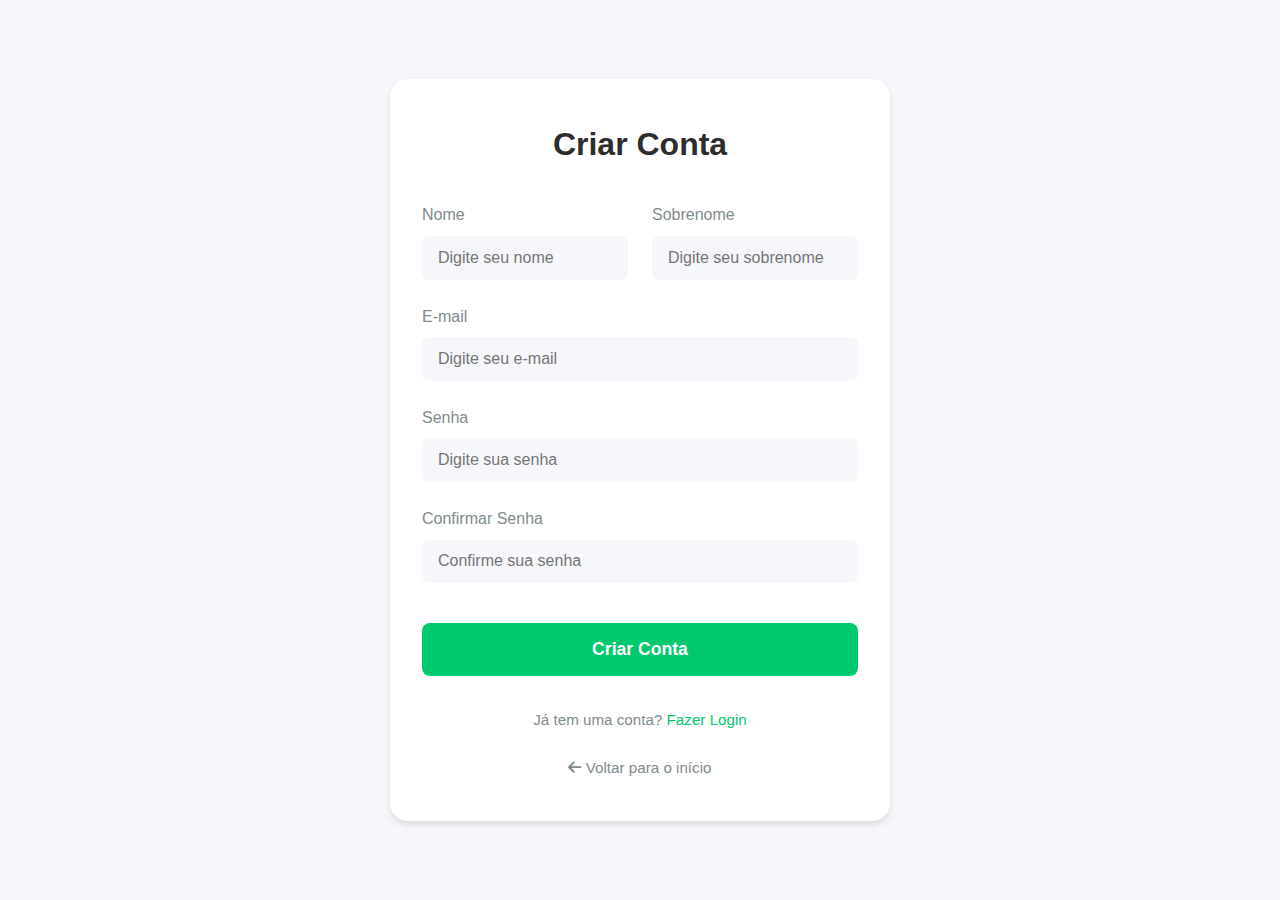
<file: cadastro.html>
<!DOCTYPE html>
<html lang="pt-BR">
<head>
    <meta charset="UTF-8">
    <meta name="viewport" content="width=device-width, initial-scale=1.0">
    <title>Criar Conta - EduChat+</title>
    <link rel="stylesheet" href="css/styles.css">
    <link rel="stylesheet" href="https://cdnjs.cloudflare.com/ajax/libs/font-awesome/6.0.0/css/all.min.css">
</head>
<body>
    <div class="signup-container">
        <div class="signup-box">
            <h1>Criar Conta</h1>
            <form>
                <div class="form-row">
                    <div>
                        <label for="name">Nome</label>
                        <input type="text" id="name" name="name" required placeholder="Digite seu nome">
                    </div>
                    <div>
                        <label for="lastname">Sobrenome</label>
                        <input type="text" id="lastname" name="lastname" required placeholder="Digite seu sobrenome">
                    </div>
                </div>
                <div>
                    <label for="email">E-mail</label>
                    <input type="email" id="email" name="email" required placeholder="Digite seu e-mail">
                </div>
                <div>
                    <label for="password">Senha</label>
                    <input type="password" id="password" name="password" required placeholder="Digite sua senha" minlength="8">
                </div>
                <div>
                    <label for="confirm-password">Confirmar Senha</label>
                    <input type="password" id="confirm-password" name="confirm-password" required placeholder="Confirme sua senha" minlength="8">
                </div>
                <button type="submit" class="btn-signup">Criar Conta</button>
            </form>
            <p class="login-link">Já tem uma conta? <a href="login.html">Fazer Login</a></p>
            <a href="index.html" class="back-link"><i class="fas fa-arrow-left"></i> Voltar para o início</a>
        </div>
    </div>
</body>
</html>
</file>
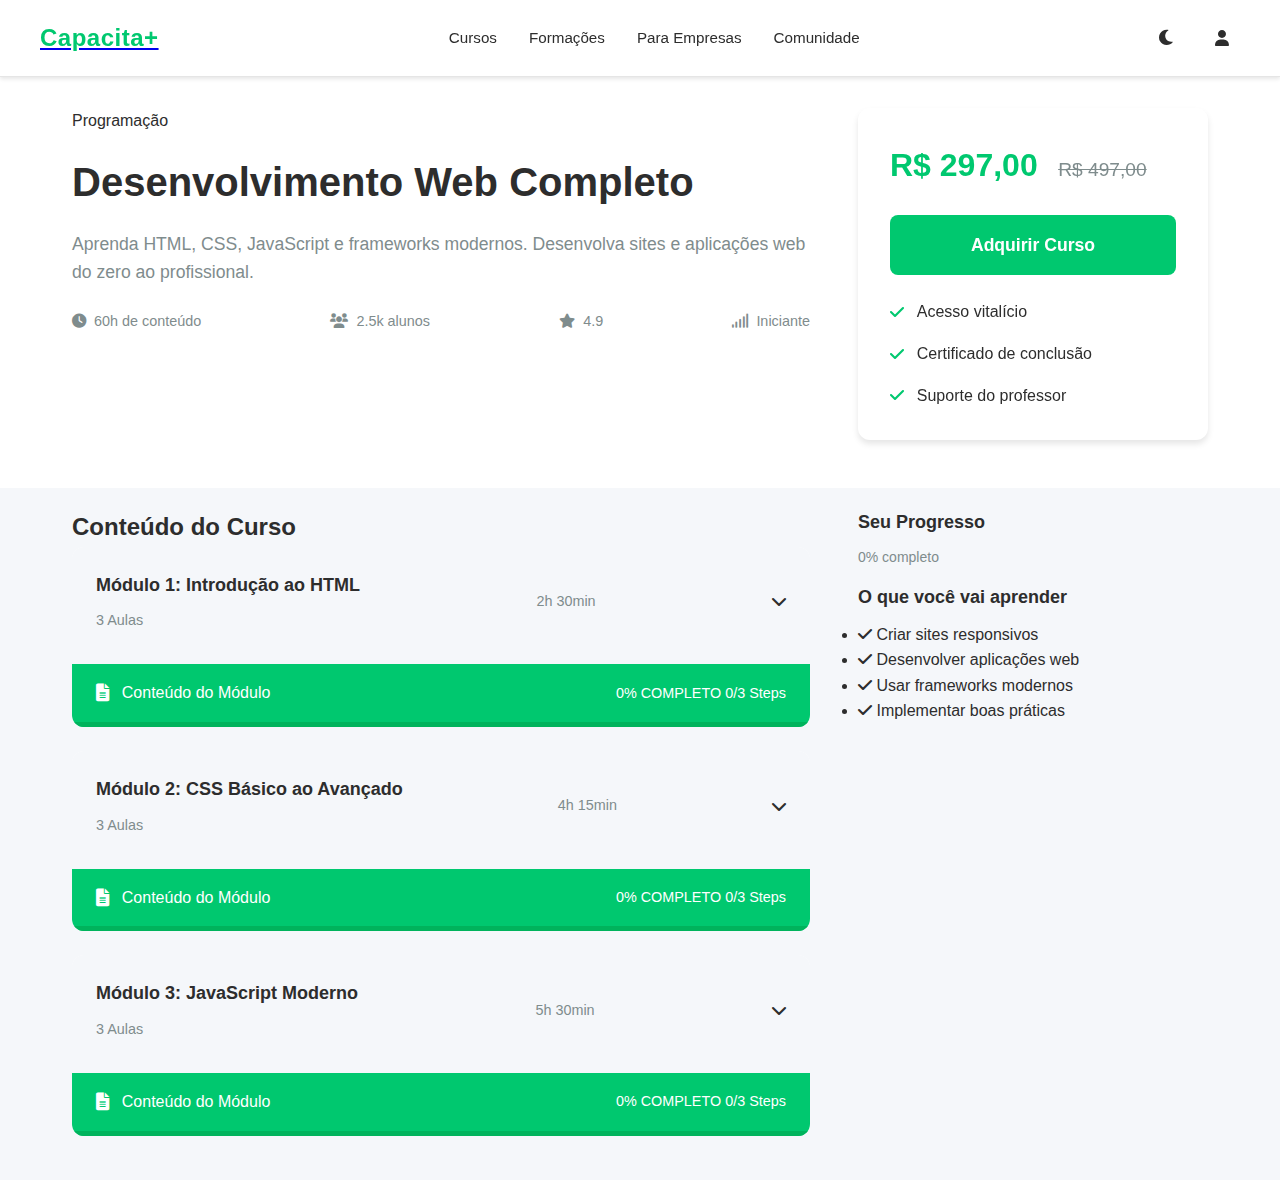
<file: curso.html>
<!DOCTYPE html>
<html lang="pt-BR">
<head>
    <meta charset="UTF-8">
    <meta name="viewport" content="width=device-width, initial-scale=1.0">
    <title>Desenvolvimento Web Completo - Capacita+</title>
    <link rel="stylesheet" href="css/styles.css">
    <link rel="stylesheet" href="https://cdnjs.cloudflare.com/ajax/libs/font-awesome/6.0.0/css/all.min.css">
</head>
<body>
    <header>
        <nav>
            <div class="logo">
                <a href="index.html">
                    <h1>Capacita+</h1>
                </a>
            </div>
            <div class="nav-links">
                <a href="#cursos">Cursos</a>
                <a href="#formacoes">Formações</a>
                <a href="#para-empresas">Para Empresas</a>
                <a href="#comunidade">Comunidade</a>
            </div>
            <div class="nav-actions">
                <div class="theme-toggle">
                    <button id="themeToggle">
                        <i class="fas fa-moon"></i>
                    </button>
                </div>
                <div class="login-button">
                    <a href="login.html" class="btn-icon" data-tooltip="Entrar">
                        <i class="fas fa-user"></i>
                    </a>
                </div>
            </div>
        </nav>
    </header>

    <main class="course-details">
        <div class="course-header">
            <div class="container">
                <div class="course-info">
                    <div class="course-category">Programação</div>
                    <h1>Desenvolvimento Web Completo</h1>
                    <p>Aprenda HTML, CSS, JavaScript e frameworks modernos. Desenvolva sites e aplicações web do zero ao profissional.</p>
                    <div class="course-meta">
                        <span><i class="fas fa-clock"></i> 60h de conteúdo</span>
                        <span><i class="fas fa-users"></i> 2.5k alunos</span>
                        <span><i class="fas fa-star"></i> 4.9</span>
                        <span><i class="fas fa-signal"></i> Iniciante</span>
                    </div>
                </div>
                <div class="course-purchase">
                    <div class="price-info">
                        <span class="price">R$ 297,00</span>
                        <span class="price-original">R$ 497,00</span>
                    </div>
                    <a href="pagamento.html" class="btn-purchase">Adquirir Curso</a>
                    <div class="purchase-features">
                        <div class="feature">
                            <i class="fas fa-check"></i>
                            <span>Acesso vitalício</span>
                        </div>
                        <div class="feature">
                            <i class="fas fa-check"></i>
                            <span>Certificado de conclusão</span>
                        </div>
                        <div class="feature">
                            <i class="fas fa-check"></i>
                            <span>Suporte do professor</span>
                        </div>
                    </div>
                </div>
            </div>
        </div>

        <div class="course-content">
            <div class="container">
                <div class="content-grid">
                    <div class="main-content">
                        <section class="course-sections">
                            <h2>Conteúdo do Curso</h2>
                            <div class="section-list">
                                <!-- Seção 1 -->
                                <div class="section">
                                    <div class="section-header">
                                        <div>
                                            <h3>Módulo 1: Introdução ao HTML</h3>
                                            <span class="lesson-count">3 Aulas</span>
                                        </div>
                                        <span class="section-duration">2h 30min</span>
                                        <i class="fas fa-chevron-down"></i>
                                    </div>
                                    <div class="module-content-header">
                                        <div class="content-title">
                                            <i class="fas fa-file-alt"></i>
                                            <span>Conteúdo do Módulo</span>
                                        </div>
                                        <div class="content-progress">
                                            <span class="progress-text">0% COMPLETO</span>
                                            <span class="steps-count">0/3 Steps</span>
                                        </div>
                                    </div>
                                    <div class="lesson-list">
                                        <div class="lesson locked">
                                            <div class="lesson-info">
                                                <i class="far fa-circle"></i>
                                                <span>1.1 Introdução ao HTML e estrutura básica</span>
                                            </div>
                                            <span class="lesson-duration">45min</span>
                                        </div>
                                        <div class="lesson locked">
                                            <div class="lesson-info">
                                                <i class="far fa-circle"></i>
                                                <span>1.2 Tags e elementos HTML</span>
                                            </div>
                                            <span class="lesson-duration">35min</span>
                                        </div>
                                        <div class="lesson locked">
                                            <div class="lesson-info">
                                                <i class="far fa-circle"></i>
                                                <span>1.3 Formulários e inputs</span>
                                            </div>
                                            <span class="lesson-duration">40min</span>
                                        </div>
                                    </div>
                                </div>

                                <!-- Seção 2 -->
                                <div class="section">
                                    <div class="section-header">
                                        <div>
                                            <h3>Módulo 2: CSS Básico ao Avançado</h3>
                                            <span class="lesson-count">3 Aulas</span>
                                        </div>
                                        <span class="section-duration">4h 15min</span>
                                        <i class="fas fa-chevron-down"></i>
                                    </div>
                                    <div class="module-content-header">
                                        <div class="content-title">
                                            <i class="fas fa-file-alt"></i>
                                            <span>Conteúdo do Módulo</span>
                                        </div>
                                        <div class="content-progress">
                                            <span class="progress-text">0% COMPLETO</span>
                                            <span class="steps-count">0/3 Steps</span>
                                        </div>
                                    </div>
                                    <div class="lesson-list">
                                        <div class="lesson locked">
                                            <div class="lesson-info">
                                                <i class="far fa-circle"></i>
                                                <span>2.1 Introdução ao CSS e seletores</span>
                                            </div>
                                            <span class="lesson-duration">50min</span>
                                        </div>
                                        <div class="lesson locked">
                                            <div class="lesson-info">
                                                <i class="far fa-circle"></i>
                                                <span>2.2 Box Model e Layout</span>
                                            </div>
                                            <span class="lesson-duration">55min</span>
                                        </div>
                                        <div class="lesson locked">
                                            <div class="lesson-info">
                                                <i class="far fa-circle"></i>
                                                <span>2.3 Flexbox e Grid</span>
                                            </div>
                                            <span class="lesson-duration">1h 10min</span>
                                        </div>
                                    </div>
                                </div>

                                <!-- Seção 3 -->
                                <div class="section">
                                    <div class="section-header">
                                        <div>
                                            <h3>Módulo 3: JavaScript Moderno</h3>
                                            <span class="lesson-count">3 Aulas</span>
                                        </div>
                                        <span class="section-duration">5h 30min</span>
                                        <i class="fas fa-chevron-down"></i>
                                    </div>
                                    <div class="module-content-header">
                                        <div class="content-title">
                                            <i class="fas fa-file-alt"></i>
                                            <span>Conteúdo do Módulo</span>
                                        </div>
                                        <div class="content-progress">
                                            <span class="progress-text">0% COMPLETO</span>
                                            <span class="steps-count">0/3 Steps</span>
                                        </div>
                                    </div>
                                    <div class="lesson-list">
                                        <div class="lesson locked">
                                            <div class="lesson-info">
                                                <i class="far fa-circle"></i>
                                                <span>3.1 Fundamentos do JavaScript</span>
                                            </div>
                                            <span class="lesson-duration">1h 15min</span>
                                        </div>
                                        <div class="lesson locked">
                                            <div class="lesson-info">
                                                <i class="far fa-circle"></i>
                                                <span>3.2 DOM e Eventos</span>
                                            </div>
                                            <span class="lesson-duration">1h 20min</span>
                                        </div>
                                        <div class="lesson locked">
                                            <div class="lesson-info">
                                                <i class="far fa-circle"></i>
                                                <span>3.3 ES6+ e Modern JavaScript</span>
                                            </div>
                                            <span class="lesson-duration">1h 25min</span>
                                        </div>
                                    </div>
                                </div>
                            </div>
                        </section>
                    </div>

                    <div class="sidebar">
                        <div class="course-progress">
                            <h3>Seu Progresso</h3>
                            <div class="progress-bar">
                                <div class="progress" style="width: 0%"></div>
                            </div>
                            <p class="progress-text">0% completo</p>
                        </div>
                        <div class="course-features">
                            <h3>O que você vai aprender</h3>
                            <ul>
                                <li><i class="fas fa-check"></i> Criar sites responsivos</li>
                                <li><i class="fas fa-check"></i> Desenvolver aplicações web</li>
                                <li><i class="fas fa-check"></i> Usar frameworks modernos</li>
                                <li><i class="fas fa-check"></i> Implementar boas práticas</li>
                            </ul>
                        </div>
                    </div>
                </div>
            </div>
        </div>
    </main>

    <script src="js/script.js"></script>
</body>
</html>
</file>
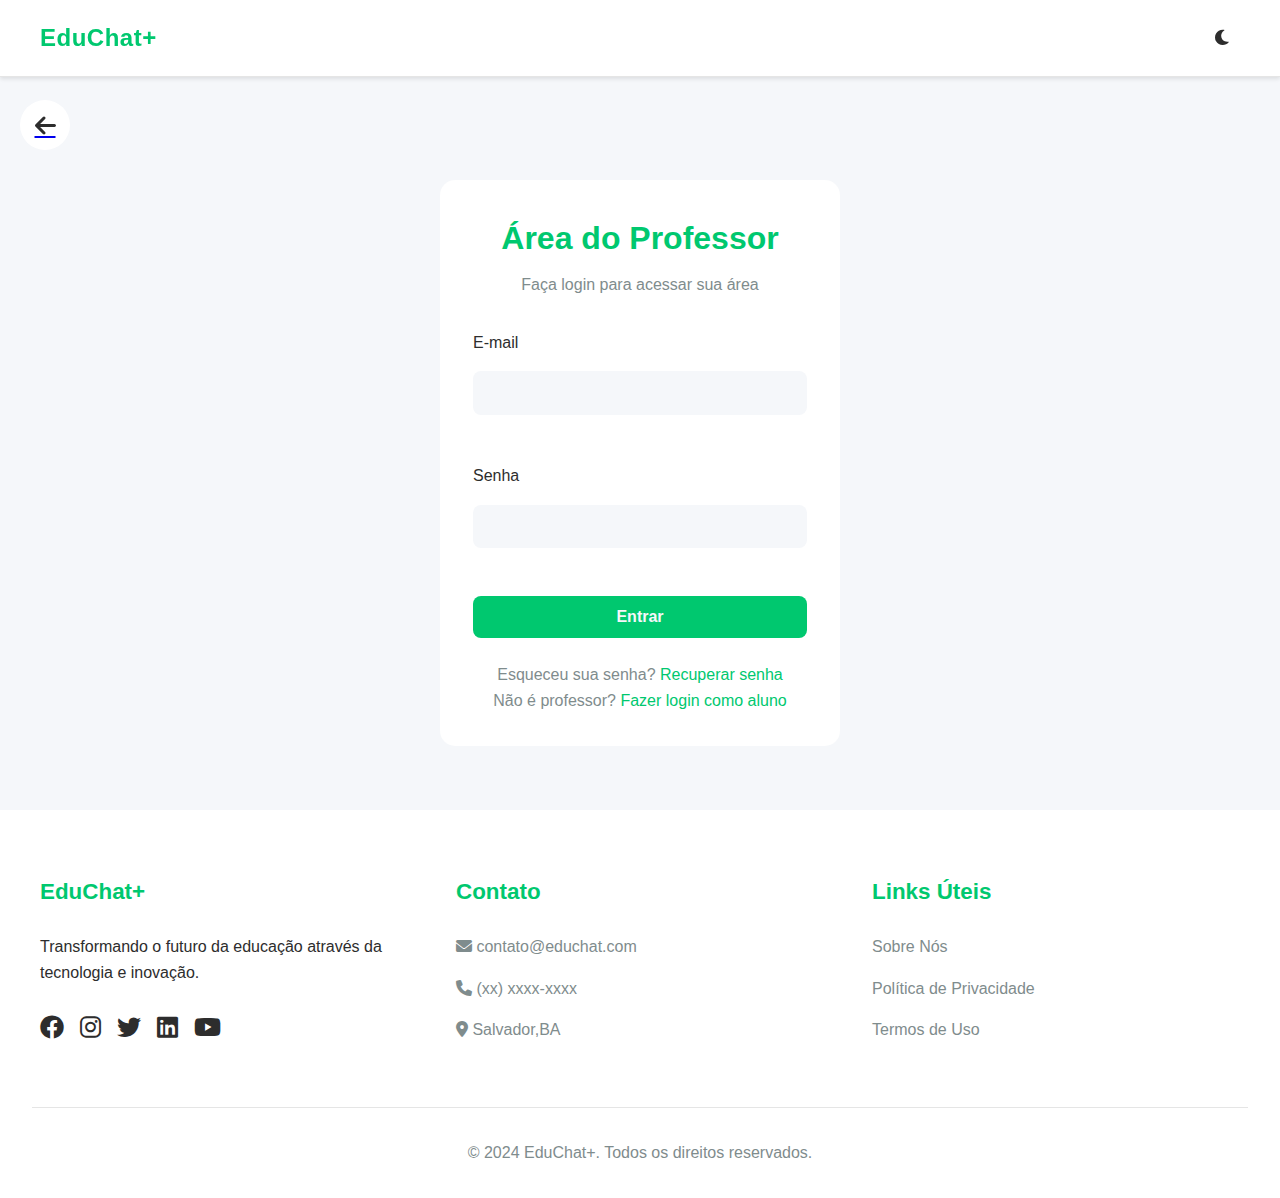
<file: login-professor.html>
<!DOCTYPE html>
<html lang="pt-BR">
<head>
    <meta charset="UTF-8">
    <meta name="viewport" content="width=device-width, initial-scale=1.0">
    <title>Login Professor - EduChat+</title>
    <link rel="stylesheet" href="css/styles.css">
    <link rel="stylesheet" href="https://cdnjs.cloudflare.com/ajax/libs/font-awesome/6.0.0/css/all.min.css">
    <style>
        .login-container {
            max-width: 400px;
            margin: 120px auto 40px;
            padding: 2rem;
            background: var(--card-background);
            border-radius: 15px;
            border: 1px solid rgba(255, 255, 255, 0.1);
        }

        .login-header {
            text-align: center;
            margin-bottom: 2rem;
        }

        .login-header h1 {
            color: var(--primary-color);
            margin-bottom: 0.5rem;
        }

        .login-header p {
            color: var(--text-secondary);
        }

        .login-form {
            display: flex;
            flex-direction: column;
            gap: 1.5rem;
        }

        .form-group {
            display: flex;
            flex-direction: column;
            gap: 0.5rem;
        }

        .form-group label {
            color: var(--text-color);
        }

        .form-group input {
            padding: 12px;
            border: 1px solid rgba(255, 255, 255, 0.1);
            border-radius: 8px;
            background: rgba(255, 255, 255, 0.05);
            color: var(--text-color);
            font-size: 1rem;
        }

        .form-group input:focus {
            outline: none;
            border-color: var(--primary-color);
        }

        .btn-login {
            background: var(--primary-color);
            color: var(--background-color);
            padding: 12px;
            border: none;
            border-radius: 8px;
            font-size: 1rem;
            font-weight: bold;
            cursor: pointer;
            transition: all 0.3s ease;
        }

        .btn-login:hover {
            background: var(--secondary-color);
            transform: translateY(-2px);
        }

        .login-footer {
            text-align: center;
            margin-top: 1.5rem;
            color: var(--text-secondary);
        }

        .login-footer a {
            color: var(--primary-color);
            text-decoration: none;
        }

        .login-footer a:hover {
            text-decoration: underline;
        }

        .back-to-home {
            position: fixed;
            top: 100px;
            left: 20px;
            background: var(--card-background);
            border: 1px solid rgba(255, 255, 255, 0.1);
            border-radius: 50%;
            width: 50px;
            height: 50px;
            display: flex;
            align-items: center;
            justify-content: center;
            cursor: pointer;
            transition: all 0.3s ease;
            z-index: 100;
        }

        .back-to-home:hover {
            background: var(--primary-color);
            transform: translateX(-5px);
        }

        .back-to-home i {
            color: var(--text-color);
            font-size: 1.5rem;
        }

        @media (max-width: 768px) {
            .login-container {
                margin: 100px 20px 40px;
            }

            .back-to-home {
                top: auto;
                bottom: 20px;
                left: 20px;
                background: var(--primary-color);
            }
        }
    </style>
</head>
<body>
    <header>
        <nav>
            <div class="logo">
                <h1>EduChat+</h1>
            </div>
            <div class="theme-toggle">
                <button id="themeToggle">
                    <i class="fas fa-moon"></i>
                </button>
            </div>
        </nav>
    </header>

    <main>
        <div class="login-container">
            <div class="login-header">
                <h1>Área do Professor</h1>
                <p>Faça login para acessar sua área</p>
            </div>

            <form class="login-form" id="loginForm">
                <div class="form-group">
                    <label for="email">E-mail</label>
                    <input type="email" id="email" required>
                </div>
                <div class="form-group">
                    <label for="password">Senha</label>
                    <input type="password" id="password" required>
                </div>
                <button type="submit" class="btn-login">Entrar</button>
            </form>

            <div class="login-footer">
                <p>Esqueceu sua senha? <a href="#">Recuperar senha</a></p>
                <p>Não é professor? <a href="login.html">Fazer login como aluno</a></p>
            </div>
        </div>
    </main>

    <a href="index.html" class="back-to-home" title="Voltar para a página inicial">
        <i class="fas fa-arrow-left"></i>
    </a>

    <footer>
        <div class="footer-content">
            <div class="footer-section">
                <h3>EduChat+</h3>
                <p>Transformando o futuro da educação através da tecnologia e inovação.</p>
                <div class="social-links">
                    <a href="#"><i class="fab fa-facebook"></i></a>
                    <a href="https://www.instagram.com/educhatmaisoficial/" target="_blank"><i class="fab fa-instagram"></i></a>
                    <a href="#"><i class="fab fa-twitter"></i></a>
                    <a href="https://www.linkedin.com/company/educhatpagina/posts/?feedView=all" target="_blank"><i class="fab fa-linkedin"></i></a>
                    <a href="#"><i class="fab fa-youtube"></i></a>
                </div>
            </div>
            <div class="footer-section">
                <h3>Contato</h3>
                <div class="contact-info">
                    <p><i class="fas fa-envelope"></i> contato@educhat.com</p>
                    <p><i class="fas fa-phone"></i> (xx) xxxx-xxxx</p>
                    <p><i class="fas fa-map-marker-alt"></i> Salvador,BA</p>
                </div>
            </div>
            <div class="footer-section">
                <h3>Links Úteis</h3>
                <div class="contact-info">
                    <p><a href="sobre.html">Sobre Nós</a></p>
                    <p><a href="privacidade.html">Política de Privacidade</a></p>
                    <p><a href="termos.html">Termos de Uso</a></p>
                </div>
            </div>
        </div>
        <div class="footer-bottom">
            <p>&copy; 2024 EduChat+. Todos os direitos reservados.</p>
        </div>
    </footer>

    <script src="js/script.js"></script>
    <script>
        document.getElementById('loginForm').addEventListener('submit', (e) => {
            e.preventDefault();
            const email = document.getElementById('email').value;
            const password = document.getElementById('password').value;

            // Aqui você implementaria a lógica de autenticação
            // Por enquanto, vamos apenas redirecionar para a área do professor
            window.location.href = 'professor.html';
        });
    </script>
</body>
</html>
</file>
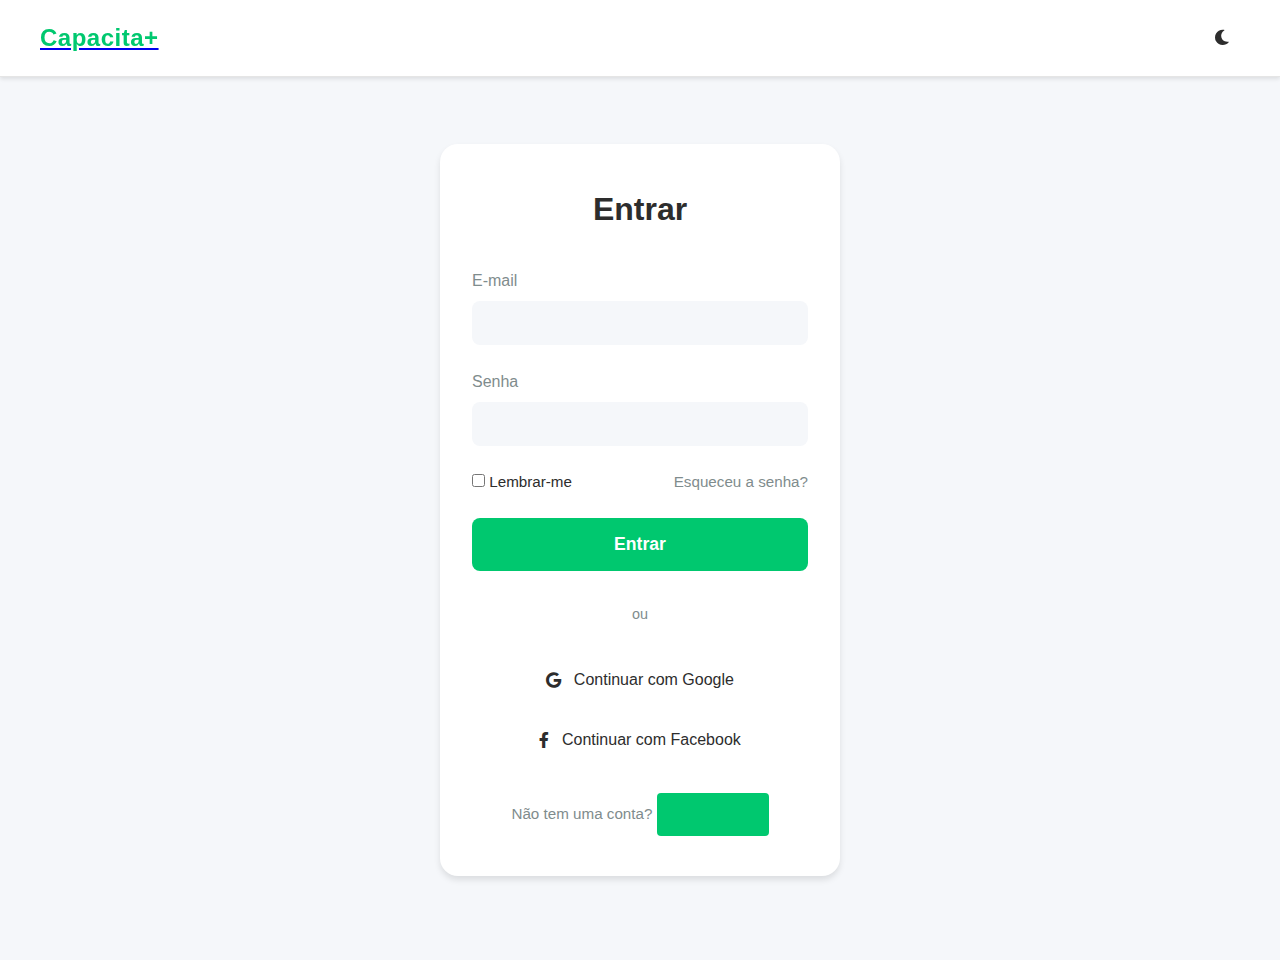
<file: login.html>
<!DOCTYPE html>
<html lang="pt-BR">
<head>
    <meta charset="UTF-8">
    <meta name="viewport" content="width=device-width, initial-scale=1.0">
    <title>Login - Capacita+</title>
    <link rel="stylesheet" href="css/styles.css">
    <link rel="stylesheet" href="https://cdnjs.cloudflare.com/ajax/libs/font-awesome/6.0.0/css/all.min.css">
</head>
<body>
    <header>
        <nav>
            <div class="logo">
                <a href="index.html">
                    <h1>Capacita+</h1>
                </a>
            </div>
            <div class="nav-actions">
                <div class="theme-toggle">
                    <button id="themeToggle">
                        <i class="fas fa-moon"></i>
                    </button>
                </div>
            </div>
        </nav>
    </header>

    <main>
        <div class="auth-container">
            <div class="auth-box">
                <h2>Entrar</h2>
                <form class="auth-form">
                    <div class="form-group">
                        <label for="email">E-mail</label>
                        <input type="email" id="email" name="email" required>
                    </div>
                    <div class="form-group">
                        <label for="password">Senha</label>
                        <input type="password" id="password" name="password" required>
                    </div>
                    <div class="form-options">
                        <label class="remember-me">
                            <input type="checkbox" name="remember">
                            <span>Lembrar-me</span>
                        </label>
                        <a href="#" class="forgot-password">Esqueceu a senha?</a>
                    </div>
                    <button type="submit" class="btn-submit">Entrar</button>
                </form>
                <div class="auth-divider">
                    <span>ou</span>
                </div>
                <div class="social-login">
                    <button class="btn-social google">
                        <i class="fab fa-google"></i>
                        Continuar com Google
                    </button>
                    <button class="btn-social facebook">
                        <i class="fab fa-facebook-f"></i>
                        Continuar com Facebook
                    </button>
                </div>
                <div class="auth-footer">
                    <p>Não tem uma conta? <a href="cadastro.html" class="btn-signup">Criar Conta</a></p>
                </div>
            </div>
        </div>
    </main>

    <script src="js/script.js"></script>
</body>
</html>
</file>
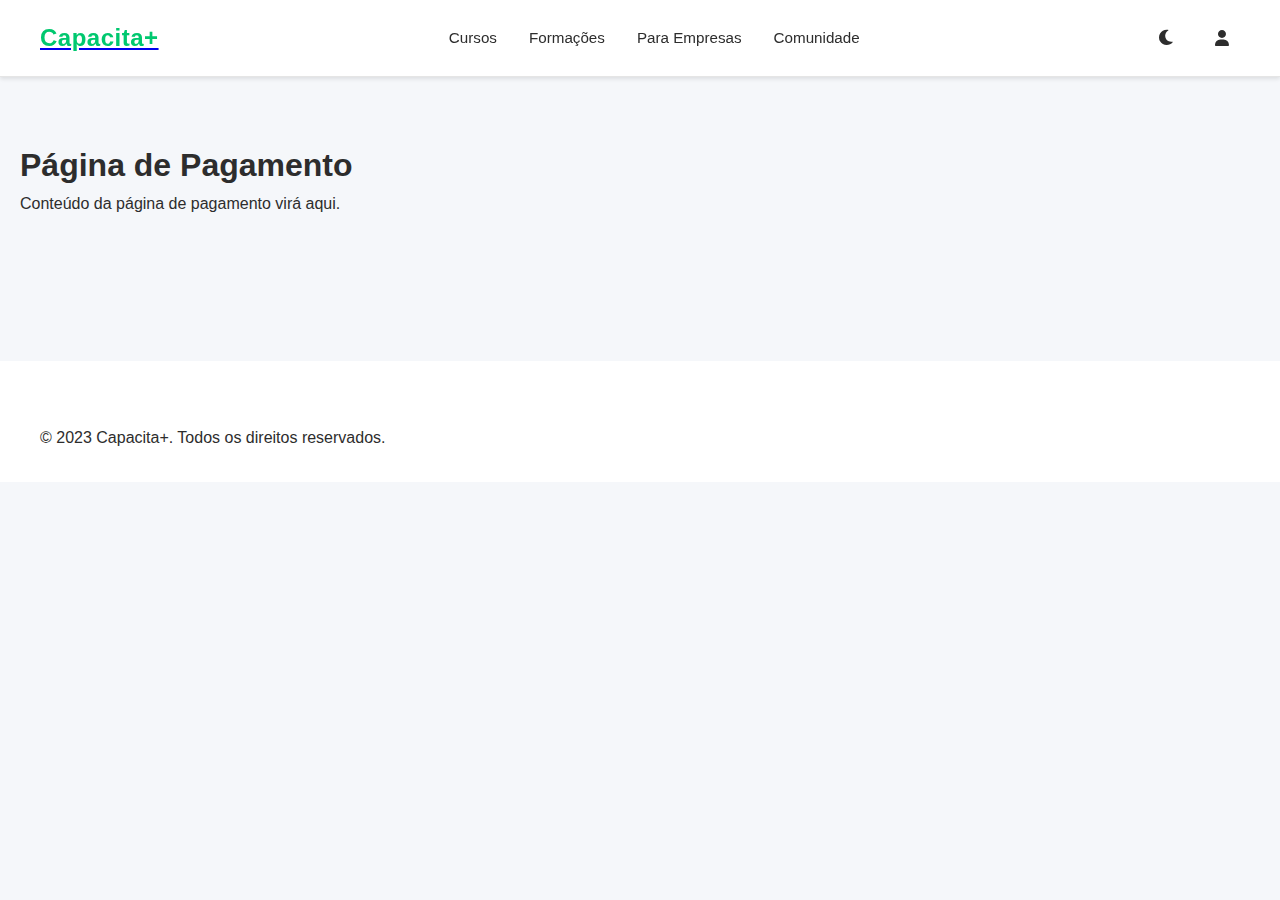
<file: pagamento.html>
<!DOCTYPE html>
<html lang="pt-BR">
<head>
    <meta charset="UTF-8">
    <meta name="viewport" content="width=device-width, initial-scale=1.0">
    <title>Pagamento - Capacita+</title>
    <link rel="stylesheet" href="css/styles.css">
    <link rel="stylesheet" href="https://cdnjs.cloudflare.com/ajax/libs/font-awesome/6.0.0/css/all.min.css">
</head>
<body>
    <header>
        <nav>
            <div class="logo">
                <a href="index.html">
                    <h1>Capacita+</h1>
                </a>
            </div>
            <div class="nav-links">
                <a href="#cursos">Cursos</a>
                <a href="#formacoes">Formações</a>
                <a href="#para-empresas">Para Empresas</a>
                <a href="#comunidade">Comunidade</a>
            </div>
            <div class="nav-actions">
                <div class="theme-toggle">
                    <button id="themeToggle">
                        <i class="fas fa-moon"></i>
                    </button>
                </div>
                <div class="login-button">
                    <a href="login.html" class="btn-icon" data-tooltip="Entrar">
                        <i class="fas fa-user"></i>
                    </a>
                </div>
            </div>
        </nav>
    </header>

    <main>
        <div class="container" style="padding: 80px 20px;">
            <h1>Página de Pagamento</h1>
            <p>Conteúdo da página de pagamento virá aqui.</p>
            <!-- Adicione aqui seu formulário de pagamento ou informações -->
        </div>
    </main>

    <footer>
        <!-- Conteúdo do rodapé (pode ser o mesmo do index.html) -->
        <div class="footer-content">
            <p>&copy; 2023 Capacita+. Todos os direitos reservados.</p>
        </div>
    </footer>

    <script src="js/script.js"></script>
</body>
</html>
</file>
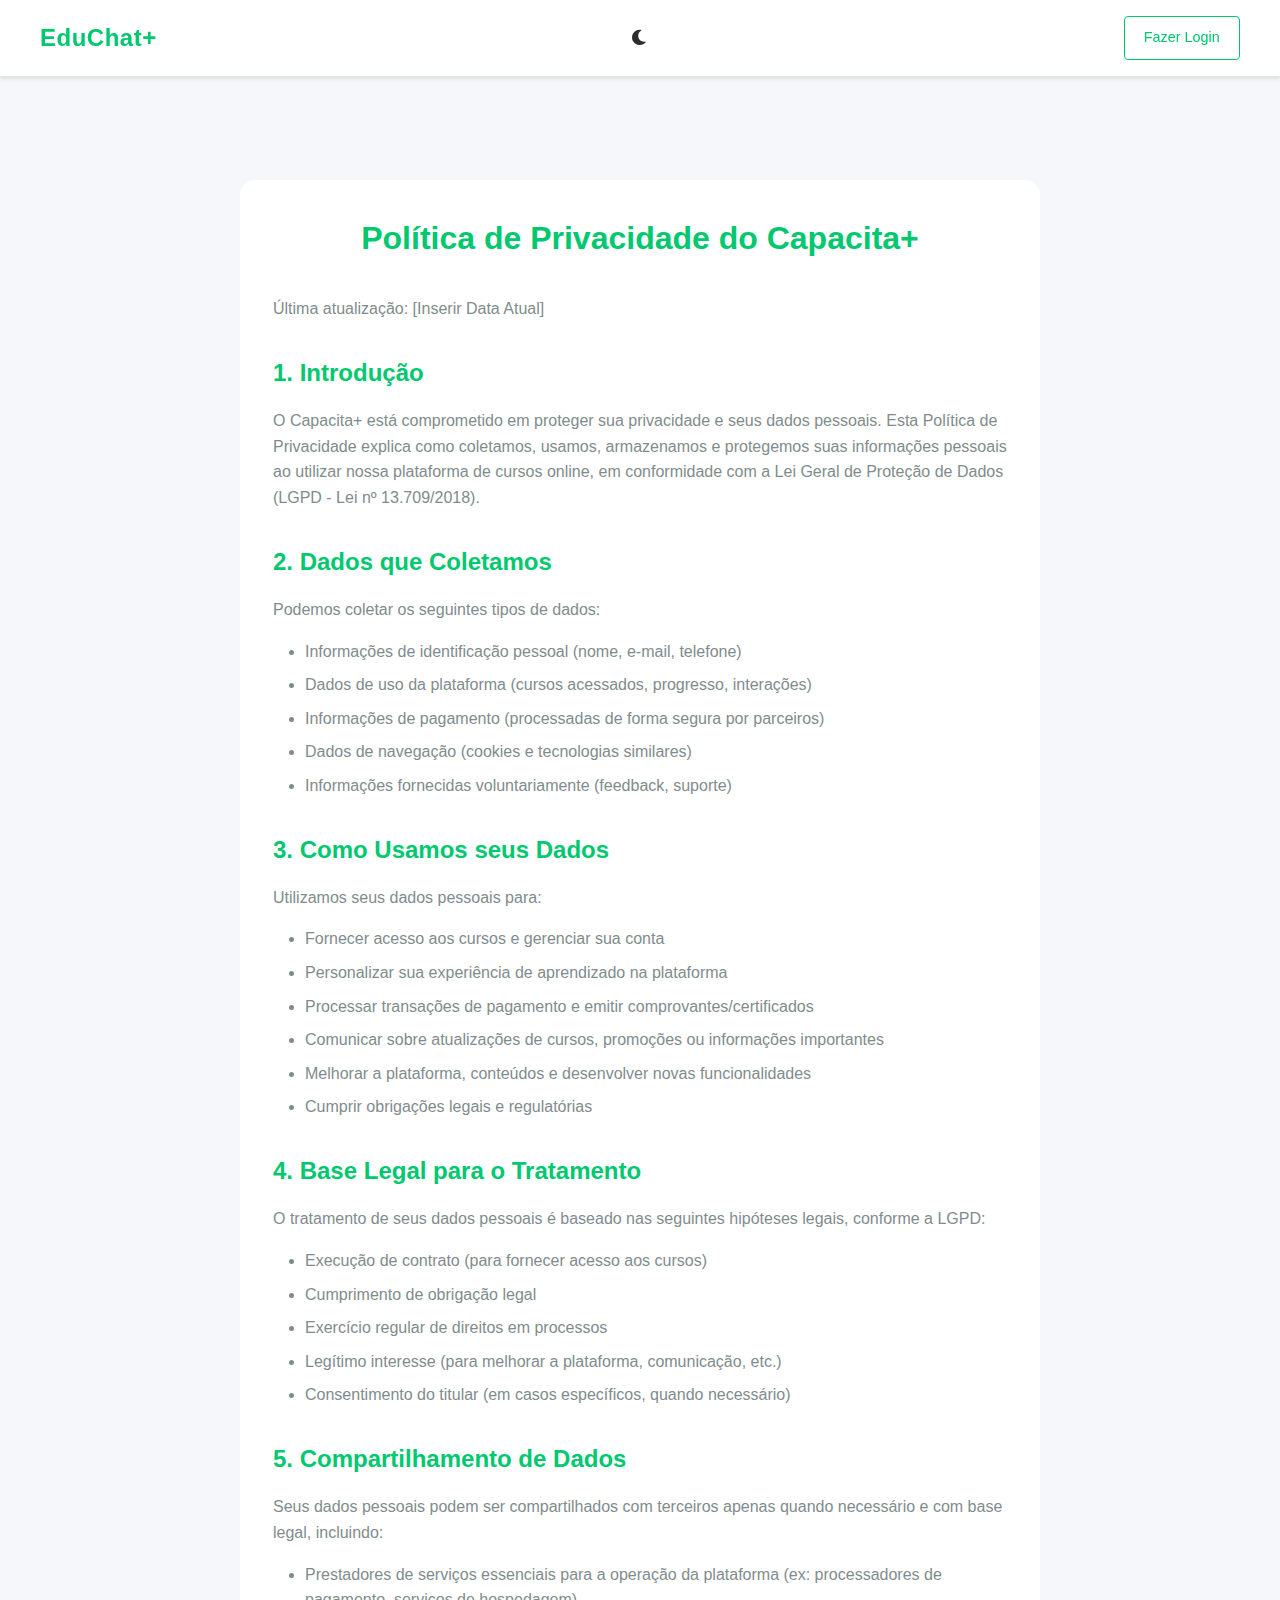
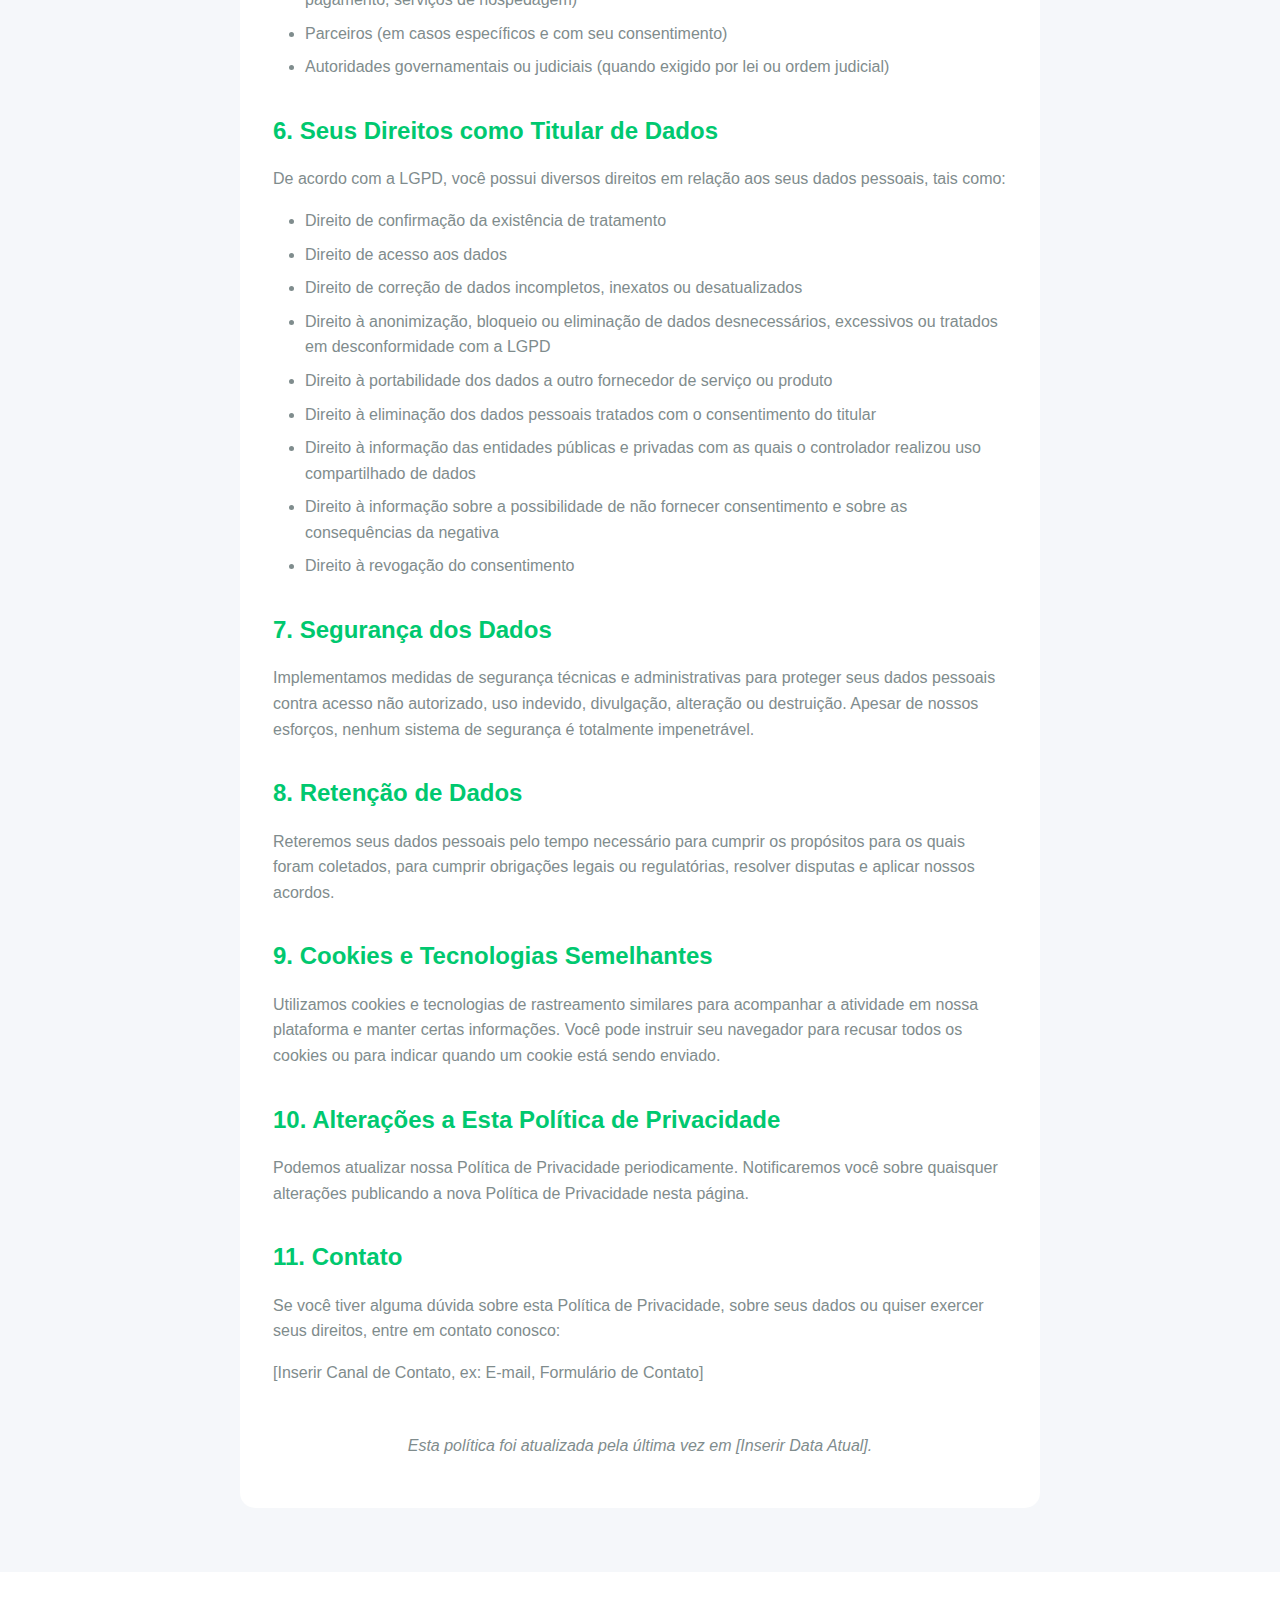
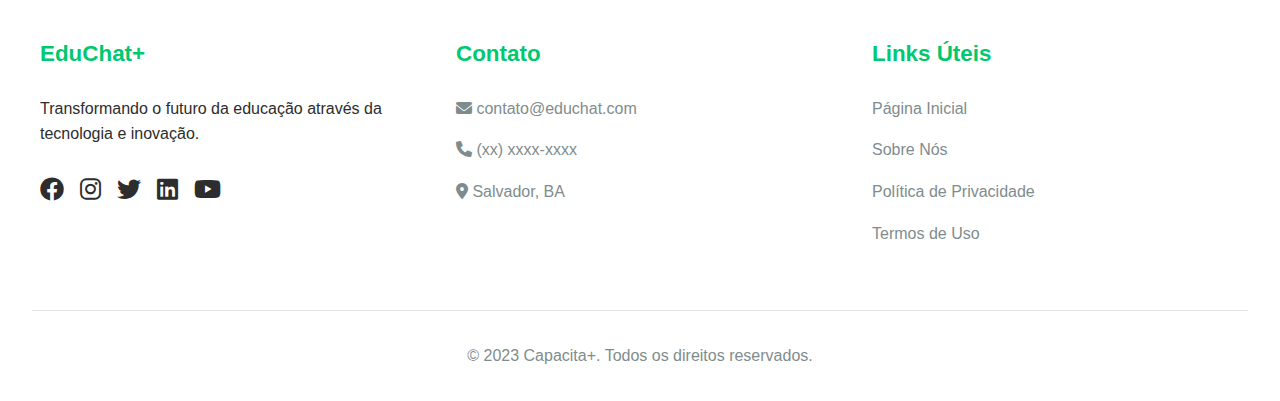
<file: privacidade.html>
<!DOCTYPE html>
<html lang="pt-BR">
<head>
    <meta charset="UTF-8">
    <meta name="viewport" content="width=device-width, initial-scale=1.0">
    <title>Política de Privacidade - EduChat+</title>
    <link rel="stylesheet" href="css/styles.css">
    <link rel="stylesheet" href="https://cdnjs.cloudflare.com/ajax/libs/font-awesome/6.0.0/css/all.min.css">
    <style>
        .privacy-content {
            max-width: 800px;
            margin: 120px auto 40px;
            padding: 2rem;
            background-color: var(--card-background);
            border-radius: 15px;
            border: 1px solid rgba(255, 255, 255, 0.1);
        }

        .privacy-content h1 {
            color: var(--primary-color);
            margin-bottom: 2rem;
            text-align: center;
        }

        .privacy-content h2 {
            color: var(--primary-color);
            margin: 2rem 0 1rem;
        }

        .privacy-content p, .privacy-content ul {
            color: var(--text-secondary);
            margin-bottom: 1rem;
            line-height: 1.6;
        }

        .privacy-content ul {
            padding-left: 2rem;
        }

        .privacy-content li {
            margin-bottom: 0.5rem;
        }

        .last-update {
            text-align: center;
            color: var(--text-secondary);
            margin-top: 3rem;
            font-style: italic;
        }
    </style>
</head>
<body>
    <header>
        <nav>
            <div class="logo">
                <h1>EduChat+</h1>
            </div>
            <div class="theme-toggle">
                <button id="themeToggle">
                    <i class="fas fa-moon"></i>
                </button>
            </div>
            <div class="login-button">
                <a href="login.html" class="btn-login">Fazer Login</a>
            </div>
        </nav>
    </header>

    <main>
        <div class="privacy-content">
            <h1>Política de Privacidade do Capacita+</h1>

            <p>Última atualização: [Inserir Data Atual]</p>

            <h2>1. Introdução</h2>
            <p>O Capacita+ está comprometido em proteger sua privacidade e seus dados pessoais. Esta Política de Privacidade explica como coletamos, usamos, armazenamos e protegemos suas informações pessoais ao utilizar nossa plataforma de cursos online, em conformidade com a Lei Geral de Proteção de Dados (LGPD - Lei nº 13.709/2018).</p>

            <h2>2. Dados que Coletamos</h2>
            <p>Podemos coletar os seguintes tipos de dados:</p>
            <ul>
                <li>Informações de identificação pessoal (nome, e-mail, telefone)</li>
                <li>Dados de uso da plataforma (cursos acessados, progresso, interações)</li>
                <li>Informações de pagamento (processadas de forma segura por parceiros)</li>
                <li>Dados de navegação (cookies e tecnologias similares)</li>
                <li>Informações fornecidas voluntariamente (feedback, suporte)</li>
            </ul>

            <h2>3. Como Usamos seus Dados</h2>
            <p>Utilizamos seus dados pessoais para:</p>
            <ul>
                <li>Fornecer acesso aos cursos e gerenciar sua conta</li>
                <li>Personalizar sua experiência de aprendizado na plataforma</li>
                <li>Processar transações de pagamento e emitir comprovantes/certificados</li>
                <li>Comunicar sobre atualizações de cursos, promoções ou informações importantes</li>
                <li>Melhorar a plataforma, conteúdos e desenvolver novas funcionalidades</li>
                <li>Cumprir obrigações legais e regulatórias</li>
            </ul>

            <h2>4. Base Legal para o Tratamento</h2>
            <p>O tratamento de seus dados pessoais é baseado nas seguintes hipóteses legais, conforme a LGPD:</p>
            <ul>
                <li>Execução de contrato (para fornecer acesso aos cursos)</li>
                <li>Cumprimento de obrigação legal</li>
                <li>Exercício regular de direitos em processos</li>
                <li>Legítimo interesse (para melhorar a plataforma, comunicação, etc.)</li>
                <li>Consentimento do titular (em casos específicos, quando necessário)</li>
            </ul>

            <h2>5. Compartilhamento de Dados</h2>
            <p>Seus dados pessoais podem ser compartilhados com terceiros apenas quando necessário e com base legal, incluindo:</p>
            <ul>
                <li>Prestadores de serviços essenciais para a operação da plataforma (ex: processadores de pagamento, serviços de hospedagem)</li>
                <li>Parceiros (em casos específicos e com seu consentimento)</li>
                <li>Autoridades governamentais ou judiciais (quando exigido por lei ou ordem judicial)</li>
            </ul>

            <h2>6. Seus Direitos como Titular de Dados</h2>
            <p>De acordo com a LGPD, você possui diversos direitos em relação aos seus dados pessoais, tais como:</p>
            <ul>
                <li>Direito de confirmação da existência de tratamento</li>
                <li>Direito de acesso aos dados</li>
                <li>Direito de correção de dados incompletos, inexatos ou desatualizados</li>
                <li>Direito à anonimização, bloqueio ou eliminação de dados desnecessários, excessivos ou tratados em desconformidade com a LGPD</li>
                <li>Direito à portabilidade dos dados a outro fornecedor de serviço ou produto</li>
                <li>Direito à eliminação dos dados pessoais tratados com o consentimento do titular</li>
                <li>Direito à informação das entidades públicas e privadas com as quais o controlador realizou uso compartilhado de dados</li>
                <li>Direito à informação sobre a possibilidade de não fornecer consentimento e sobre as consequências da negativa</li>
                <li>Direito à revogação do consentimento</li>
            </ul>

            <h2>7. Segurança dos Dados</h2>
            <p>Implementamos medidas de segurança técnicas e administrativas para proteger seus dados pessoais contra acesso não autorizado, uso indevido, divulgação, alteração ou destruição. Apesar de nossos esforços, nenhum sistema de segurança é totalmente impenetrável.</p>

            <h2>8. Retenção de Dados</h2>
            <p>Reteremos seus dados pessoais pelo tempo necessário para cumprir os propósitos para os quais foram coletados, para cumprir obrigações legais ou regulatórias, resolver disputas e aplicar nossos acordos.</p>

            <h2>9. Cookies e Tecnologias Semelhantes</h2>
            <p>Utilizamos cookies e tecnologias de rastreamento similares para acompanhar a atividade em nossa plataforma e manter certas informações. Você pode instruir seu navegador para recusar todos os cookies ou para indicar quando um cookie está sendo enviado.</p>

            <h2>10. Alterações a Esta Política de Privacidade</h2>
            <p>Podemos atualizar nossa Política de Privacidade periodicamente. Notificaremos você sobre quaisquer alterações publicando a nova Política de Privacidade nesta página.</p>

            <h2>11. Contato</h2>
            <p>Se você tiver alguma dúvida sobre esta Política de Privacidade, sobre seus dados ou quiser exercer seus direitos, entre em contato conosco:</p>
            <p>[Inserir Canal de Contato, ex: E-mail, Formulário de Contato]</p>

            <p class="last-update">Esta política foi atualizada pela última vez em [Inserir Data Atual].</p>
        </div>
    </main>

    <footer>
        <div class="footer-content">
            <div class="footer-section">
                <h3>EduChat+</h3>
                <p>Transformando o futuro da educação através da tecnologia e inovação.</p>
                <div class="social-links">
                    <a href="#"><i class="fab fa-facebook"></i></a>
                    <a href="https://www.instagram.com/educhatmaisoficial/" target="_blank"><i class="fab fa-instagram"></i></a>
                    <a href="#"><i class="fab fa-twitter"></i></a>
                    <a href="https://www.linkedin.com/company/educhatpagina/posts/?feedView=all" target="_blank"><i class="fab fa-linkedin"></i></a>
                    <a href="#"><i class="fab fa-youtube"></i></a>
                </div>
            </div>
            <div class="footer-section">
                <h3>Contato</h3>
                <div class="contact-info">
                    <p><i class="fas fa-envelope"></i> contato@educhat.com</p>
                    <p><i class="fas fa-phone"></i> (xx) xxxx-xxxx</p>
                    <p><i class="fas fa-map-marker-alt"></i> Salvador, BA</p>
                </div>
            </div>
            <div class="footer-section">
                <h3>Links Úteis</h3>
                <div class="contact-info">
                    <p><a href="index.html">Página Inicial</a></p>
                    <p><a href="Sobre.html">Sobre Nós</a></p>
                    <p><a href="Privacidade.html">Política de Privacidade</a></p>
                    <p><a href="Termo.html">Termos de Uso</a></p>
                </div>
            </div>
        </div>
        <div class="footer-bottom">
            <p>&copy; 2023 Capacita+. Todos os direitos reservados.</p>
        </div>
    </footer>

    <script src="js/script.js"></script>
</body>
</html>
</file>
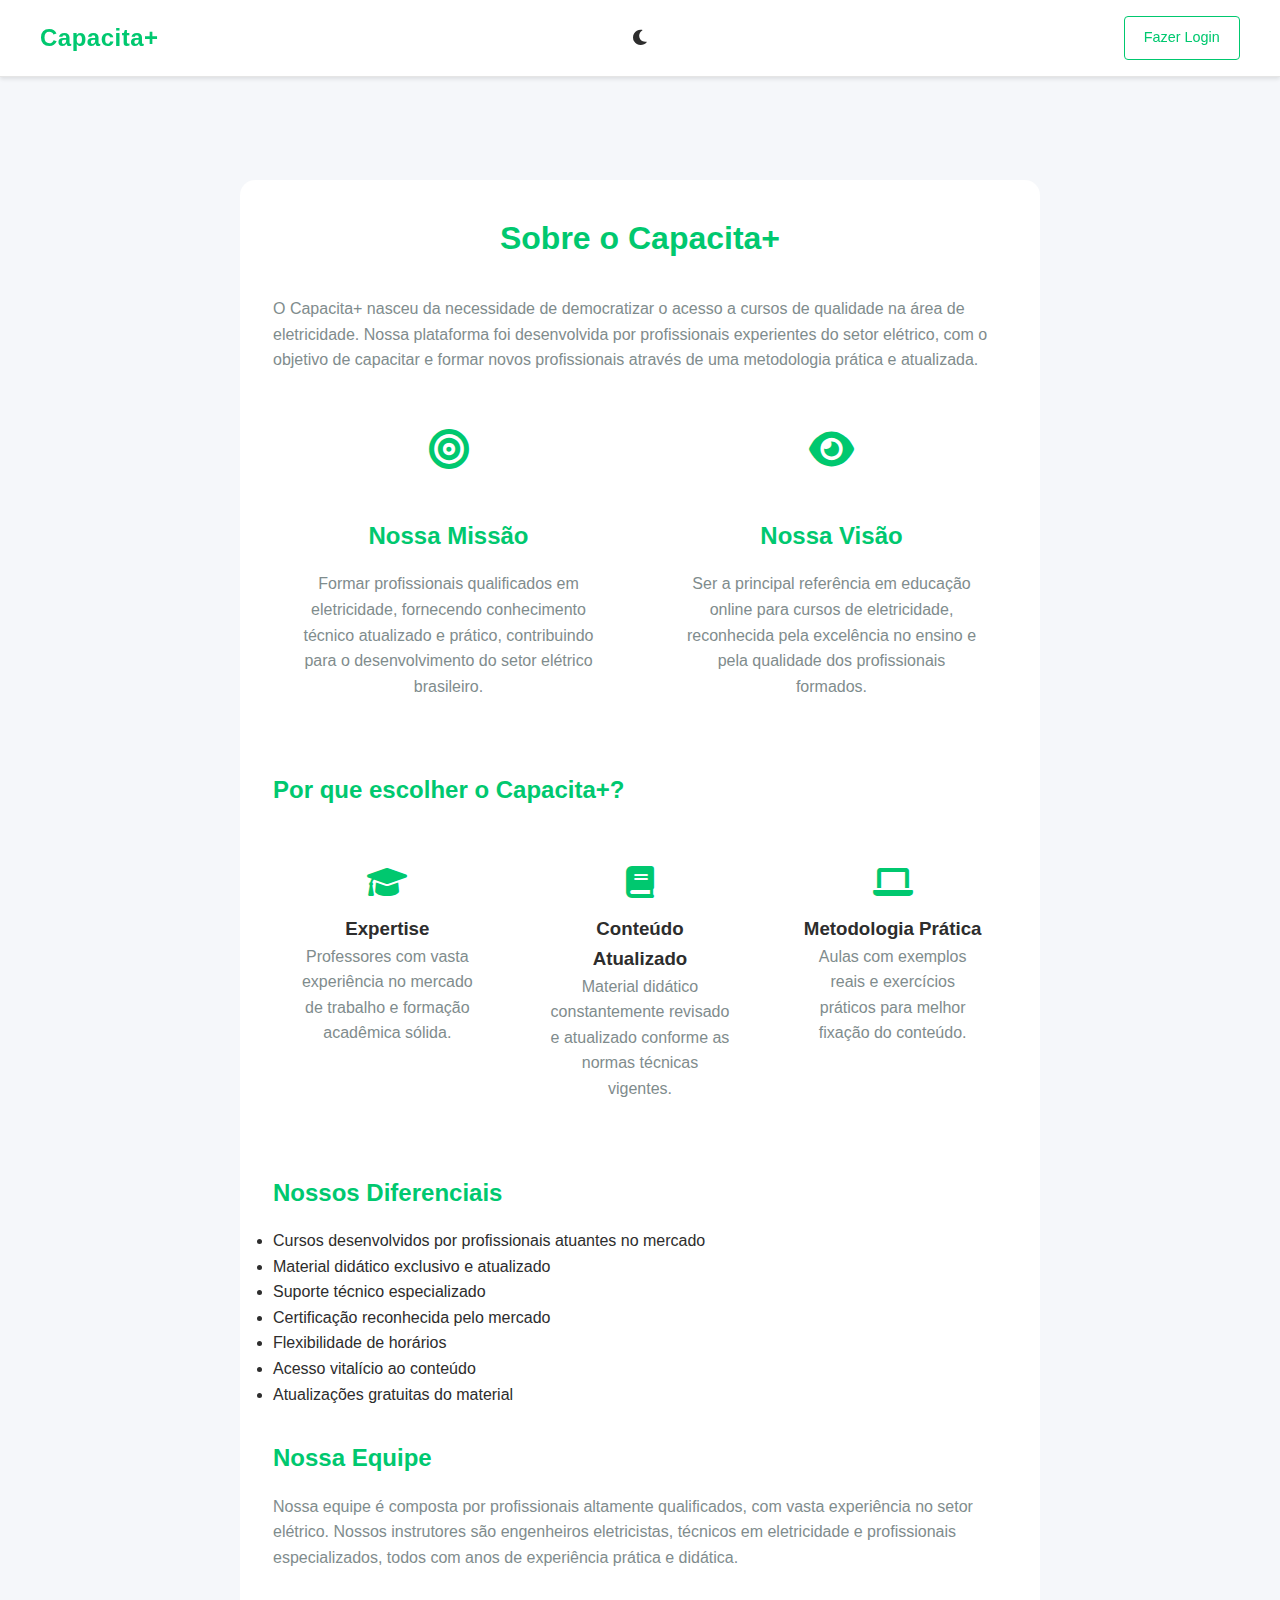
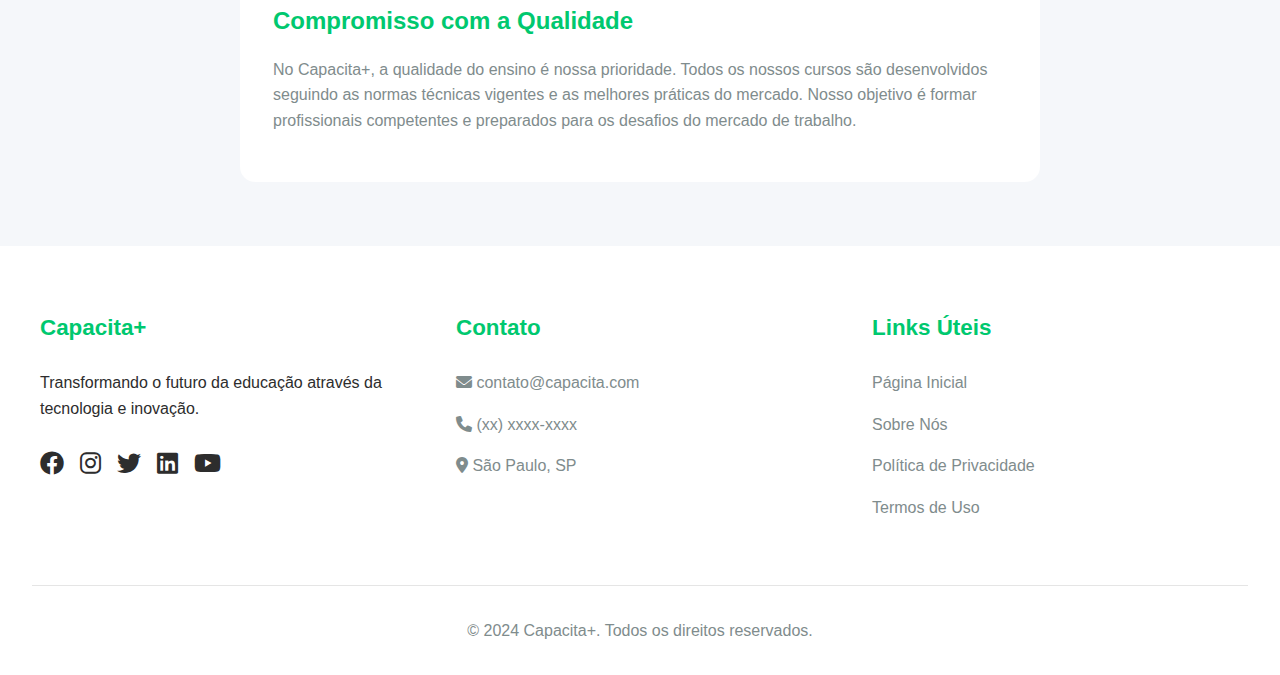
<file: sobre.html>
<!DOCTYPE html>
<html lang="pt-BR">
<head>
    <meta charset="UTF-8">
    <meta name="viewport" content="width=device-width, initial-scale=1.0">
    <title>Sobre Nós - Capacita+</title>
    <link rel="stylesheet" href="css/styles.css">
    <link rel="stylesheet" href="https://cdnjs.cloudflare.com/ajax/libs/font-awesome/6.0.0/css/all.min.css">
    <style>
        .about-content {
            max-width: 800px;
            margin: 120px auto 40px;
            padding: 2rem;
            background-color: var(--card-background);
            border-radius: 15px;
            border: 1px solid rgba(255, 255, 255, 0.1);
        }

        .about-content h1 {
            color: var(--primary-color);
            margin-bottom: 2rem;
            text-align: center;
        }

        .about-content h2 {
            color: var(--primary-color);
            margin: 2rem 0 1rem;
        }

        .about-content p {
            color: var(--text-secondary);
            margin-bottom: 1rem;
            line-height: 1.6;
        }

        .mission-vision {
            display: grid;
            grid-template-columns: 1fr 1fr;
            gap: 2rem;
            margin: 2rem 0;
        }

        .mission-vision div {
            background: rgba(255, 255, 255, 0.05);
            padding: 1.5rem;
            border-radius: 10px;
            text-align: center;
        }

        .mission-vision i {
            font-size: 2.5rem;
            color: var(--primary-color);
            margin-bottom: 1rem;
        }

        .values {
            display: grid;
            grid-template-columns: repeat(3, 1fr);
            gap: 1.5rem;
            margin: 2rem 0;
        }

        .value-item {
            text-align: center;
            padding: 1.5rem;
            background: rgba(255, 255, 255, 0.05);
            border-radius: 10px;
        }

        .value-item i {
            font-size: 2rem;
            color: var(--primary-color);
            margin-bottom: 1rem;
        }

        @media (max-width: 768px) {
            .mission-vision {
                grid-template-columns: 1fr;
            }

            .values {
                grid-template-columns: 1fr;
            }
        }
    </style>
</head>
<body>
    <header>
        <nav>
            <div class="logo">
                <h1>Capacita+</h1>
            </div>
            <div class="theme-toggle">
                <button id="themeToggle">
                    <i class="fas fa-moon"></i>
                </button>
            </div>
            <div class="login-button">
                <a href="login.html" class="btn-login">Fazer Login</a>
            </div>
        </nav>
    </header>

    <main>
        <div class="about-content">
            <h1>Sobre o Capacita+</h1>

            <p>O Capacita+ nasceu da necessidade de democratizar o acesso a cursos de qualidade na área de eletricidade. Nossa plataforma foi desenvolvida por profissionais experientes do setor elétrico, com o objetivo de capacitar e formar novos profissionais através de uma metodologia prática e atualizada.</p>

            <div class="mission-vision">
                <div>
                    <i class="fas fa-bullseye"></i>
                    <h2>Nossa Missão</h2>
                    <p>Formar profissionais qualificados em eletricidade, fornecendo conhecimento técnico atualizado e prático, contribuindo para o desenvolvimento do setor elétrico brasileiro.</p>
                </div>
                <div>
                    <i class="fas fa-eye"></i>
                    <h2>Nossa Visão</h2>
                    <p>Ser a principal referência em educação online para cursos de eletricidade, reconhecida pela excelência no ensino e pela qualidade dos profissionais formados.</p>
                </div>
            </div>

            <h2>Por que escolher o Capacita+?</h2>
            <div class="values">
                <div class="value-item">
                    <i class="fas fa-graduation-cap"></i>
                    <h3>Expertise</h3>
                    <p>Professores com vasta experiência no mercado de trabalho e formação acadêmica sólida.</p>
                </div>
                <div class="value-item">
                    <i class="fas fa-book"></i>
                    <h3>Conteúdo Atualizado</h3>
                    <p>Material didático constantemente revisado e atualizado conforme as normas técnicas vigentes.</p>
                </div>
                <div class="value-item">
                    <i class="fas fa-laptop"></i>
                    <h3>Metodologia Prática</h3>
                    <p>Aulas com exemplos reais e exercícios práticos para melhor fixação do conteúdo.</p>
                </div>
            </div>

            <h2>Nossos Diferenciais</h2>
            <ul>
                <li>Cursos desenvolvidos por profissionais atuantes no mercado</li>
                <li>Material didático exclusivo e atualizado</li>
                <li>Suporte técnico especializado</li>
                <li>Certificação reconhecida pelo mercado</li>
                <li>Flexibilidade de horários</li>
                <li>Acesso vitalício ao conteúdo</li>
                <li>Atualizações gratuitas do material</li>
            </ul>

            <h2>Nossa Equipe</h2>
            <p>Nossa equipe é composta por profissionais altamente qualificados, com vasta experiência no setor elétrico. Nossos instrutores são engenheiros eletricistas, técnicos em eletricidade e profissionais especializados, todos com anos de experiência prática e didática.</p>

            <h2>Compromisso com a Qualidade</h2>
            <p>No Capacita+, a qualidade do ensino é nossa prioridade. Todos os nossos cursos são desenvolvidos seguindo as normas técnicas vigentes e as melhores práticas do mercado. Nosso objetivo é formar profissionais competentes e preparados para os desafios do mercado de trabalho.</p>
        </div>
    </main>

    <footer>
        <div class="footer-content">
            <div class="footer-section">
                <h3>Capacita+</h3>
                <p>Transformando o futuro da educação através da tecnologia e inovação.</p>
                <div class="social-links">
                    <a href="#"><i class="fab fa-facebook"></i></a>
                    <a href="#"><i class="fab fa-instagram"></i></a>
                    <a href="#"><i class="fab fa-twitter"></i></a>
                    <a href="#"><i class="fab fa-linkedin"></i></a>
                    <a href="#"><i class="fab fa-youtube"></i></a>
                </div>
            </div>
            <div class="footer-section">
                <h3>Contato</h3>
                <div class="contact-info">
                    <p><i class="fas fa-envelope"></i> contato@capacita.com</p>
                    <p><i class="fas fa-phone"></i> (xx) xxxx-xxxx</p>
                    <p><i class="fas fa-map-marker-alt"></i> São Paulo, SP</p>
                </div>
            </div>
            <div class="footer-section">
                <h3>Links Úteis</h3>
                <div class="contact-info">
                    <p><a href="index.html">Página Inicial</a></p>
                    <p><a href="sobre.html">Sobre Nós</a></p>
                    <p><a href="privacidade.html">Política de Privacidade</a></p>
                    <p><a href="termos.html">Termos de Uso</a></p>
                </div>
            </div>
        </div>
        <div class="footer-bottom">
            <p>&copy; 2024 Capacita+. Todos os direitos reservados.</p>
        </div>
    </footer>

    <script src="js/script.js"></script>
</body>
</html>
</file>
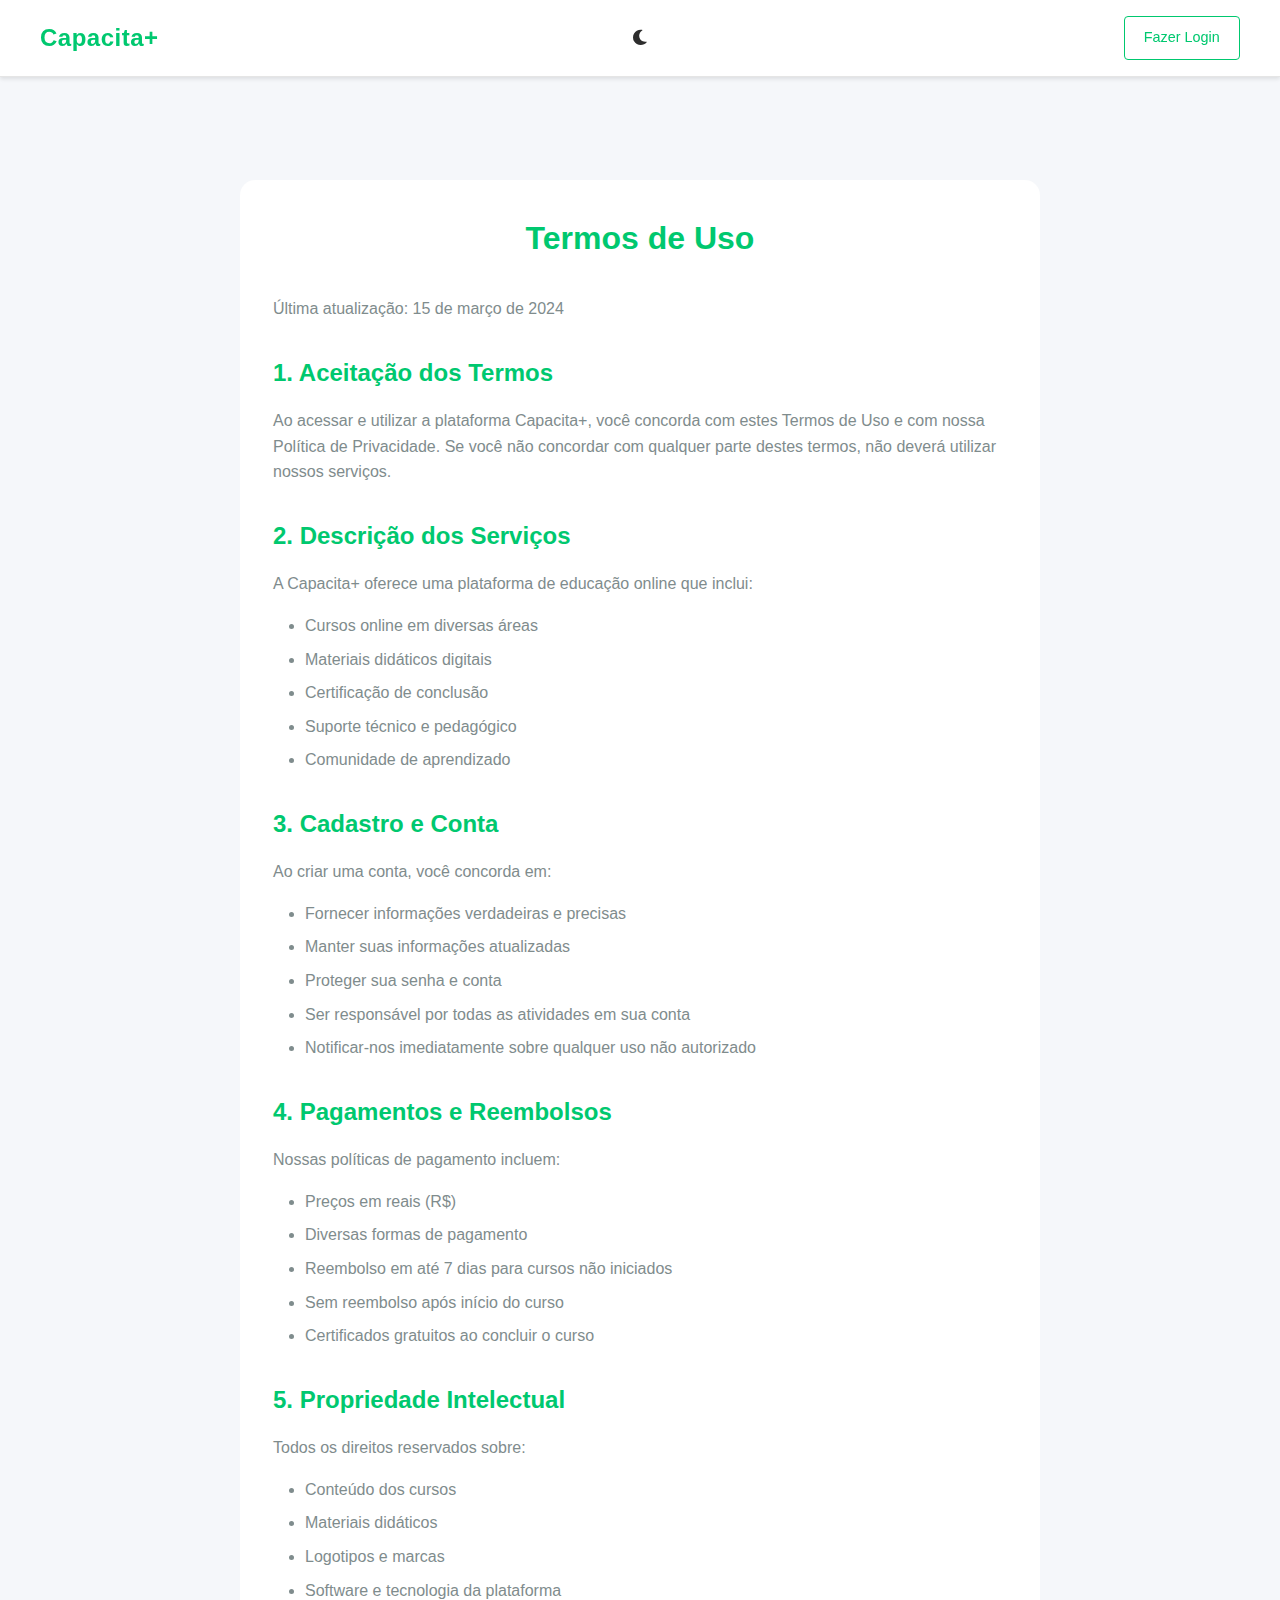
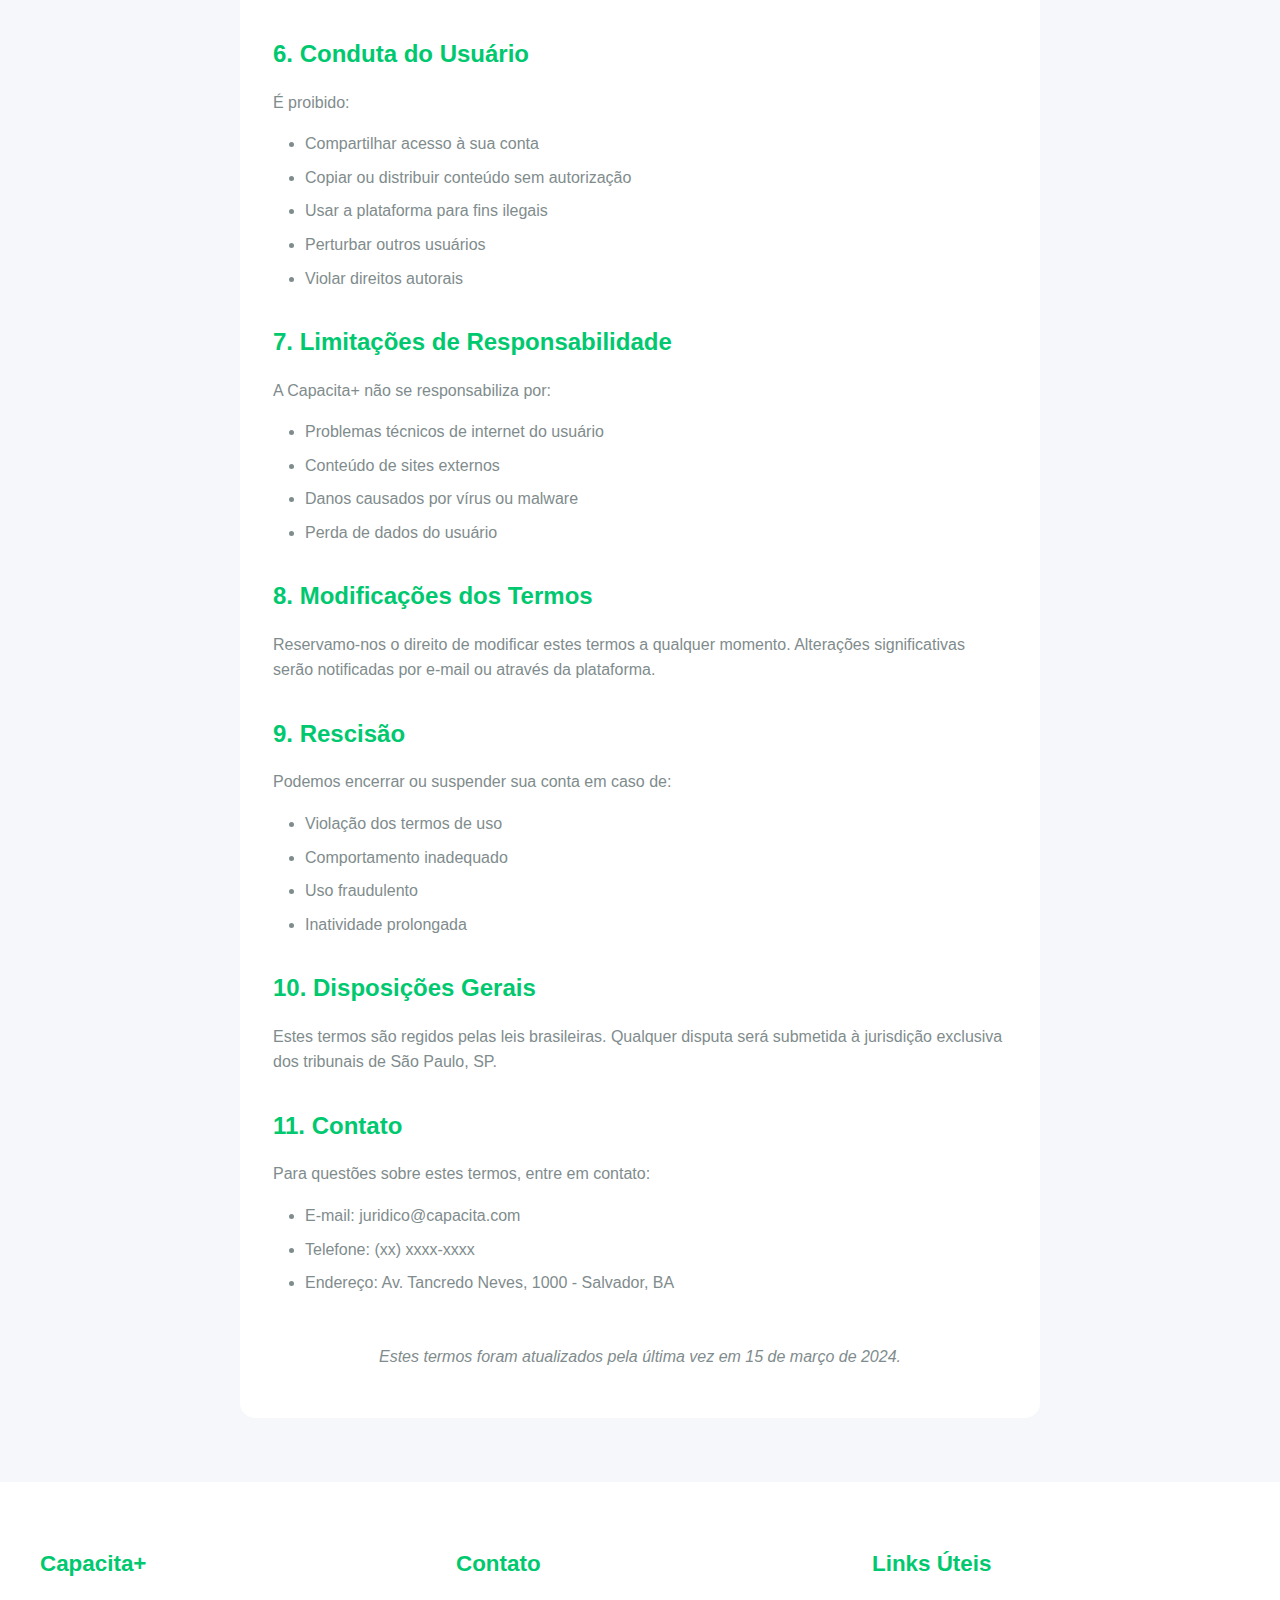
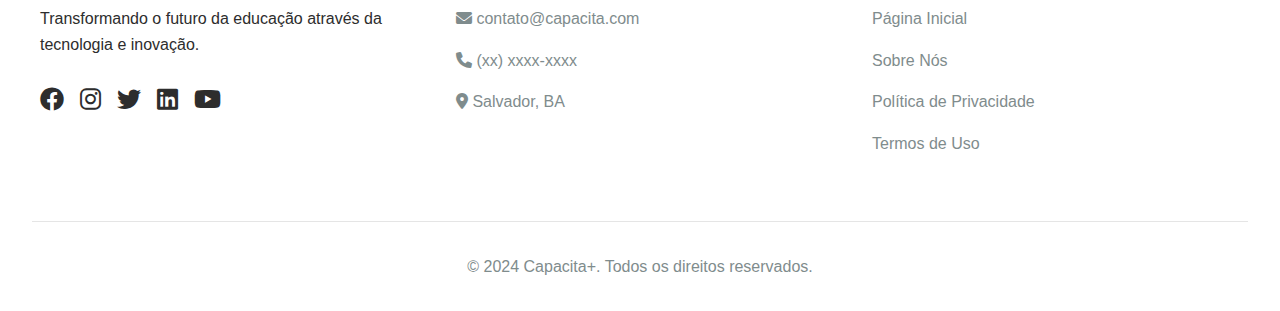
<file: termos.html>
<!DOCTYPE html>
<html lang="pt-BR">
<head>
    <meta charset="UTF-8">
    <meta name="viewport" content="width=device-width, initial-scale=1.0">
    <title>Termos de Uso - Capacita+</title>
    <link rel="stylesheet" href="css/styles.css">
    <link rel="stylesheet" href="https://cdnjs.cloudflare.com/ajax/libs/font-awesome/6.0.0/css/all.min.css">
    <style>
        .terms-content {
            max-width: 800px;
            margin: 120px auto 40px;
            padding: 2rem;
            background-color: var(--card-background);
            border-radius: 15px;
            border: 1px solid rgba(255, 255, 255, 0.1);
        }

        .terms-content h1 {
            color: var(--primary-color);
            margin-bottom: 2rem;
            text-align: center;
        }

        .terms-content h2 {
            color: var(--primary-color);
            margin: 2rem 0 1rem;
        }

        .terms-content p, .terms-content ul {
            color: var(--text-secondary);
            margin-bottom: 1rem;
            line-height: 1.6;
        }

        .terms-content ul {
            padding-left: 2rem;
        }

        .terms-content li {
            margin-bottom: 0.5rem;
        }

        .last-update {
            text-align: center;
            color: var(--text-secondary);
            margin-top: 3rem;
            font-style: italic;
        }
    </style>
</head>
<body>
    <header>
        <nav>
            <div class="logo">
                <h1>Capacita+</h1>
            </div>
            <div class="theme-toggle">
                <button id="themeToggle">
                    <i class="fas fa-moon"></i>
                </button>
            </div>
            <div class="login-button">
                <a href="login.html" class="btn-login">Fazer Login</a>
            </div>
        </nav>
    </header>

    <main>
        <div class="terms-content">
            <h1>Termos de Uso</h1>

            <p>Última atualização: 15 de março de 2024</p>

            <h2>1. Aceitação dos Termos</h2>
            <p>Ao acessar e utilizar a plataforma Capacita+, você concorda com estes Termos de Uso e com nossa Política de Privacidade. Se você não concordar com qualquer parte destes termos, não deverá utilizar nossos serviços.</p>

            <h2>2. Descrição dos Serviços</h2>
            <p>A Capacita+ oferece uma plataforma de educação online que inclui:</p>
            <ul>
                <li>Cursos online em diversas áreas</li>
                <li>Materiais didáticos digitais</li>
                <li>Certificação de conclusão</li>
                <li>Suporte técnico e pedagógico</li>
                <li>Comunidade de aprendizado</li>
            </ul>

            <h2>3. Cadastro e Conta</h2>
            <p>Ao criar uma conta, você concorda em:</p>
            <ul>
                <li>Fornecer informações verdadeiras e precisas</li>
                <li>Manter suas informações atualizadas</li>
                <li>Proteger sua senha e conta</li>
                <li>Ser responsável por todas as atividades em sua conta</li>
                <li>Notificar-nos imediatamente sobre qualquer uso não autorizado</li>
            </ul>

            <h2>4. Pagamentos e Reembolsos</h2>
            <p>Nossas políticas de pagamento incluem:</p>
            <ul>
                <li>Preços em reais (R$)</li>
                <li>Diversas formas de pagamento</li>
                <li>Reembolso em até 7 dias para cursos não iniciados</li>
                <li>Sem reembolso após início do curso</li>
                <li>Certificados gratuitos ao concluir o curso</li>
            </ul>

            <h2>5. Propriedade Intelectual</h2>
            <p>Todos os direitos reservados sobre:</p>
            <ul>
                <li>Conteúdo dos cursos</li>
                <li>Materiais didáticos</li>
                <li>Logotipos e marcas</li>
                <li>Software e tecnologia da plataforma</li>
            </ul>

            <h2>6. Conduta do Usuário</h2>
            <p>É proibido:</p>
            <ul>
                <li>Compartilhar acesso à sua conta</li>
                <li>Copiar ou distribuir conteúdo sem autorização</li>
                <li>Usar a plataforma para fins ilegais</li>
                <li>Perturbar outros usuários</li>
                <li>Violar direitos autorais</li>
            </ul>

            <h2>7. Limitações de Responsabilidade</h2>
            <p>A Capacita+ não se responsabiliza por:</p>
            <ul>
                <li>Problemas técnicos de internet do usuário</li>
                <li>Conteúdo de sites externos</li>
                <li>Danos causados por vírus ou malware</li>
                <li>Perda de dados do usuário</li>
            </ul>

            <h2>8. Modificações dos Termos</h2>
            <p>Reservamo-nos o direito de modificar estes termos a qualquer momento. Alterações significativas serão notificadas por e-mail ou através da plataforma.</p>

            <h2>9. Rescisão</h2>
            <p>Podemos encerrar ou suspender sua conta em caso de:</p>
            <ul>
                <li>Violação dos termos de uso</li>
                <li>Comportamento inadequado</li>
                <li>Uso fraudulento</li>
                <li>Inatividade prolongada</li>
            </ul>

            <h2>10. Disposições Gerais</h2>
            <p>Estes termos são regidos pelas leis brasileiras. Qualquer disputa será submetida à jurisdição exclusiva dos tribunais de São Paulo, SP.</p>

            <h2>11. Contato</h2>
            <p>Para questões sobre estes termos, entre em contato:</p>
            <ul>
                <li>E-mail: juridico@capacita.com</li>
                <li>Telefone: (xx) xxxx-xxxx</li>
                <li>Endereço: Av. Tancredo Neves, 1000 - Salvador, BA</li>
            </ul>

            <p class="last-update">Estes termos foram atualizados pela última vez em 15 de março de 2024.</p>
        </div>
    </main>

    <footer>
        <div class="footer-content">
            <div class="footer-section">
                <h3>Capacita+</h3>
                <p>Transformando o futuro da educação através da tecnologia e inovação.</p>
                <div class="social-links">
                    <a href="#"><i class="fab fa-facebook"></i></a>
                    <a href="https://www.instagram.com/educhatmaisoficial/" target="_blank"><i class="fab fa-instagram"></i></a>
                    <a href="#"><i class="fab fa-twitter"></i></a>
                    <a href="https://www.linkedin.com/company/educhatpagina/posts/?feedView=all" target="_blank"><i class="fab fa-linkedin"></i></a>
                    <a href="#"><i class="fab fa-youtube"></i></a>
                </div>
            </div>
            <div class="footer-section">
                <h3>Contato</h3>
                <div class="contact-info">
                    <p><i class="fas fa-envelope"></i> contato@capacita.com</p>
                    <p><i class="fas fa-phone"></i> (xx) xxxx-xxxx</p>
                    <p><i class="fas fa-map-marker-alt"></i> Salvador, BA</p>
                </div>
            </div>
            <div class="footer-section">
                <h3>Links Úteis</h3>
                <div class="contact-info">
                    <p><a href="index.html">Página Inicial</a></p>
                    <p><a href="sobre.html">Sobre Nós</a></p>
                    <p><a href="privacidade.html">Política de Privacidade</a></p>
                    <p><a href="termos.html">Termos de Uso</a></p>
                </div>
            </div>
        </div>
        <div class="footer-bottom">
            <p>&copy; 2024 Capacita+. Todos os direitos reservados.</p>
        </div>
    </footer>

    <script src="js/script.js"></script>
</body>
</html>
</file>
<file: css/styles.css>
:root {
    --primary-color: #00C86F;
    --secondary-color: #2D2D2D;
    --background-color: #F5F7FA;
    --text-color: #2D2D2D;
    --text-secondary: #7F8C8D;
    --card-background: #FFFFFF;
    --card-shadow: 0 4px 6px rgba(0, 0, 0, 0.1);
    --transition-speed: 0.3s;
    --gradient-overlay: linear-gradient(135deg, rgba(0, 200, 111, 0.9), rgba(0, 200, 111, 0.8));
}

[data-theme="dark"] {
    --primary-color: #00C86F;
    --secondary-color: #FFFFFF;
    --background-color: #1A1A1A;
    --text-color: #FFFFFF;
    --text-secondary: #B0BEC5;
    --card-background: #2D2D2D;
    --card-shadow: 0 4px 6px rgba(0, 0, 0, 0.3);
}

* {
    margin: 0;
    padding: 0;
    box-sizing: border-box;
}

body {
    font-family: 'Segoe UI', Tahoma, Geneva, Verdana, sans-serif;
    background-color: var(--background-color);
    color: var(--text-color);
    line-height: 1.6;
    transition: background-color var(--transition-speed), color var(--transition-speed);
}

/* Header Styles */
header {
    background-color: var(--card-background);
    padding: 0.5rem 2rem;
    box-shadow: 0 2px 4px rgba(0, 0, 0, 0.1);
    position: fixed;
    width: 100%;
    top: 0;
    z-index: 100;
    backdrop-filter: blur(10px);
    border-bottom: 1px solid rgba(0, 0, 0, 0.1);
}

nav {
    display: flex;
    justify-content: space-between;
    align-items: center;
    max-width: 1200px;
    margin: 0 auto;
    padding: 0.5rem 0;
    height: 60px;
}

.logo {
    display: flex;
    align-items: center;
}

.logo h1 {
    color: var(--primary-color);
    font-size: 1.5rem;
    font-weight: 700;
    letter-spacing: 0.5px;
    transition: color var(--transition-speed);
}

.nav-links {
    display: flex;
    gap: 2rem;
}

.nav-links a {
    color: var(--text-color);
    text-decoration: none;
    font-weight: 500;
    font-size: 0.95rem;
    padding: 0.5rem 0;
    position: relative;
    transition: color var(--transition-speed);
}

.nav-links a::after {
    content: '';
    position: absolute;
    bottom: 0;
    left: 0;
    width: 0;
    height: 2px;
    background-color: var(--primary-color);
    transition: width 0.3s ease;
}

.nav-links a:hover::after {
    width: 100%;
}

.nav-links a:hover {
    color: var(--primary-color);
}

.nav-actions {
    display: flex;
    align-items: center;
    gap: 20px;
}

.theme-toggle button {
    background: none;
    border: none;
    color: var(--text-color);
    font-size: 1.1rem;
    cursor: pointer;
    padding: 0.5rem;
    transition: transform 0.3s ease;
}

.theme-toggle button:hover {
    transform: rotate(30deg);
}

.login-button {
    display: flex;
    gap: 0.8rem;
    align-items: center;
}

.btn-login, .btn-signup {
    display: inline-block;
    padding: 0.6rem 1.2rem;
    text-decoration: none;
    border-radius: 4px;
    font-weight: 500;
    font-size: 0.9rem;
    transition: all 0.3s ease;
}

.btn-login {
    color: var(--primary-color);
    border: 1px solid var(--primary-color);
}

.btn-signup {
    background-color: var(--primary-color);
    color: white;
}

.btn-login:hover {
    background-color: var(--primary-color);
    color: white;
}

.btn-signup:hover {
    background-color: #00B35C;
    transform: translateY(-1px);
    box-shadow: 0 2px 8px rgba(0, 200, 111, 0.2);
}

.btn-icon {
    display: flex;
    align-items: center;
    justify-content: center;
    width: 36px;
    height: 36px;
    border-radius: 50%;
    color: var(--text-color);
    text-decoration: none;
    transition: all 0.3s ease;
    position: relative;
    background-color: transparent;
    border: 1px solid var(--border-color);
}

.btn-icon:hover {
    background-color: var(--primary-color);
    color: white;
    border-color: var(--primary-color);
    transform: translateY(-1px);
}

.btn-icon i {
    font-size: 1rem;
}

/* Tooltip */
.btn-icon::before {
    content: attr(data-tooltip);
    position: absolute;
    bottom: -30px;
    left: 50%;
    transform: translateX(-50%);
    padding: 0.4rem 0.8rem;
    background-color: var(--card-background);
    color: var(--text-color);
    font-size: 0.8rem;
    border-radius: 4px;
    white-space: nowrap;
    opacity: 0;
    visibility: hidden;
    transition: all 0.3s ease;
    box-shadow: 0 2px 4px rgba(0, 0, 0, 0.1);
    border: 1px solid var(--border-color);
}

.btn-icon::after {
    content: '';
    position: absolute;
    bottom: -8px;
    left: 50%;
    transform: translateX(-50%);
    border-width: 4px;
    border-style: solid;
    border-color: transparent transparent var(--card-background) transparent;
    opacity: 0;
    visibility: hidden;
    transition: all 0.3s ease;
}

.btn-icon:hover::before,
.btn-icon:hover::after {
    opacity: 1;
    visibility: visible;
}

/* Ajuste do conteúdo principal para compensar o header fixo */
main {
    padding-top: 60px;
}

/* Hero Section */
.hero {
    display: flex;
    align-items: center;
    justify-content: space-between;
    padding: 6rem 2rem 4rem;
    background: linear-gradient(135deg, var(--background-color) 0%, #f0f4f8 100%);
    min-height: calc(100vh - 60px);
}

.hero-content {
    max-width: 600px;
    padding-right: 2rem;
}

.hero h2 {
    font-size: 3.5rem;
    font-weight: 700;
    color: var(--text-color);
    margin-bottom: 1.5rem;
    line-height: 1.2;
}

.hero p {
    font-size: 1.2rem;
    color: var(--text-secondary);
    margin-bottom: 2rem;
    line-height: 1.6;
}

.hero-actions {
    display: flex;
    gap: 1rem;
    margin-bottom: 3rem;
}

.cta-button {
    display: inline-block;
    padding: 1rem 2rem;
    border-radius: 50px;
    font-weight: 600;
    text-decoration: none;
    transition: all 0.3s ease;
    font-size: 1.1rem;
}

.cta-button:not(.secondary) {
    background-color: var(--primary-color);
    color: white;
    box-shadow: 0 4px 15px rgba(0, 200, 111, 0.3);
}

.cta-button.secondary {
    background-color: transparent;
    color: var(--text-color);
    border: 2px solid var(--primary-color);
}

.cta-button:hover {
    transform: translateY(-2px);
    box-shadow: 0 6px 20px rgba(0, 200, 111, 0.4);
}

.cta-button.secondary:hover {
    background-color: var(--primary-color);
    color: white;
}

.hero-stats {
    display: flex;
    gap: 3rem;
}

.stat-item {
    display: flex;
    flex-direction: column;
    gap: 0.5rem;
}

.stat-number {
    font-size: 2.5rem;
    font-weight: 700;
    color: var(--primary-color);
}

.stat-label {
    font-size: 1rem;
    color: var(--text-secondary);
    font-weight: 500;
}

.hero-image {
    flex: 1;
    max-width: 600px;
    position: relative;
}

.hero-image img {
    width: 100%;
    height: auto;
    border-radius: 20px;
    box-shadow: 0 20px 40px rgba(0, 0, 0, 0.1);
    animation: float 6s ease-in-out infinite;
}

@keyframes float {
    0% {
        transform: translateY(0px);
    }
    50% {
        transform: translateY(-20px);
    }
    100% {
        transform: translateY(0px);
    }
}

/* Search Box */
.search-box {
    position: relative;
    max-width: 600px;
    margin: 2rem auto;
}

.search-box input {
    width: 100%;
    padding: 1rem 3rem 1rem 1.5rem;
    border: 2px solid var(--border-color);
    border-radius: 50px;
    font-size: 1rem;
    background-color: var(--card-background);
    color: var(--text-color);
    transition: all 0.3s ease;
}

.search-box input:focus {
    outline: none;
    border-color: var(--primary-color);
    box-shadow: 0 0 0 3px rgba(0, 200, 111, 0.1);
}

.search-box i {
    position: absolute;
    right: 1.5rem;
    top: 50%;
    transform: translateY(-50%);
    color: var(--text-muted);
    pointer-events: none;
}

/* Filter Buttons */
.filter-buttons {
    display: flex;
    justify-content: center;
    flex-wrap: wrap;
    gap: 1rem;
    margin-bottom: 2rem;
}

.filter-btn {
    padding: 0.75rem 1.5rem;
    border: 2px solid var(--border-color);
    border-radius: 50px;
    background-color: var(--card-background);
    color: var(--text-color);
    font-size: 0.9rem;
    font-weight: 500;
    cursor: pointer;
    transition: all 0.3s ease;
}

.filter-btn:hover {
    border-color: var(--primary-color);
    color: var(--primary-color);
}

.filter-btn.active {
    background-color: var(--primary-color);
    border-color: var(--primary-color);
    color: white;
}

/* Course Grid */
.course-grid {
    display: grid;
    grid-template-columns: repeat(auto-fill, minmax(300px, 1fr));
    gap: 2rem;
    margin-top: 2rem;
}

.course-card {
    background-color: var(--card-background);
    border-radius: 12px;
    overflow: hidden;
    box-shadow: var(--card-shadow);
    transition: all 0.3s ease;
    cursor: pointer;
}

.course-card:hover {
    transform: translateY(-10px);
    box-shadow: 0 8px 15px rgba(0, 0, 0, 0.1);
}

.course-image {
    position: relative;
    height: 200px;
    overflow: hidden;
}

.course-image img {
    width: 100%;
    height: 100%;
    object-fit: cover;
    transition: transform 0.3s ease;
}

.course-card:hover .course-image img {
    transform: scale(1.1);
}

.course-level {
    position: absolute;
    top: 1rem;
    right: 1rem;
    padding: 0.5rem 1rem;
    background-color: var(--primary-color);
    color: white;
    border-radius: 50px;
    font-size: 0.8rem;
    font-weight: 500;
}

.course-content {
    padding: 1.5rem;
}

.course-content h3 {
    font-size: 1.25rem;
    color: var(--text-color);
    margin-bottom: 0.75rem;
}

.course-description {
    color: var(--text-secondary);
    font-size: 0.9rem;
    line-height: 1.5;
    margin-bottom: 1rem;
}

.course-meta {
    display: flex;
    justify-content: space-between;
    align-items: center;
    margin-bottom: 1rem;
    font-size: 0.9rem;
    color: var(--text-secondary);
}

.course-price {
    display: flex;
    align-items: baseline;
    gap: 0.5rem;
}

.course-price .current {
    font-size: 1.5rem;
    font-weight: 600;
    color: var(--primary-color);
}

.course-price .original {
    text-decoration: line-through;
    color: var(--text-secondary);
}

.btn-acquire {
    display: block;
    width: 100%;
    padding: 1rem;
    background-color: var(--primary-color);
    color: white;
    text-align: center;
    text-decoration: none;
    border-radius: 8px;
}

.btn-acquire:hover {
    background-color: var(--primary-dark);
}

/* Footer */
footer {
    background-color: var(--card-background);
    padding: 4rem 2rem 2rem;
    margin-top: 4rem;
}

.footer-content {
    display: grid;
    grid-template-columns: repeat(auto-fit, minmax(250px, 1fr));
    gap: 3rem;
    max-width: 1200px;
    margin: 0 auto;
}

.footer-section h3 {
    color: var(--primary-color);
    margin-bottom: 1.5rem;
    font-size: 1.4rem;
}

.social-links {
    display: flex;
    gap: 1rem;
    margin-top: 1.5rem;
}

.social-links a {
    color: var(--text-color);
    font-size: 1.5rem;
    transition: color 0.3s ease;
}

.social-links a:hover {
    color: var(--primary-color);
}

.contact-info p {
    margin-bottom: 1rem;
    color: var(--text-secondary);
}

.contact-info a {
    color: var(--text-secondary);
    text-decoration: none;
    transition: color 0.3s ease;
}

.contact-info a:hover {
    color: var(--primary-color);
}

.footer-bottom {
    text-align: center;
    margin-top: 3rem;
    padding-top: 2rem;
    border-top: 1px solid rgba(0, 0, 0, 0.1);
    color: var(--text-secondary);
}

/* Course Details Page */
.course-details {
    padding-top: 60px;
}

.course-header {
    background-color: var(--card-background);
    padding: 3rem 0;
    border-bottom: 1px solid var(--border-color);
}

.course-header .container {
    max-width: 1200px;
    margin: 0 auto;
    padding: 0 2rem;
    display: flex;
    justify-content: space-between;
    gap: 3rem;
}

.course-info {
    flex: 1;
}

.course-info h1 {
    font-size: 2.5rem;
    color: var(--text-color);
    margin: 1rem 0;
}

.course-info p {
    color: var(--text-secondary);
    font-size: 1.1rem;
    margin-bottom: 1.5rem;
}

.course-meta {
    display: flex;
    gap: 2rem;
    color: var(--text-secondary);
}

.course-meta span {
    display: flex;
    align-items: center;
    gap: 0.5rem;
}

.course-purchase {
    background-color: var(--card-background);
    padding: 2rem;
    border-radius: 12px;
    box-shadow: var(--card-shadow);
    width: 350px;
    position: sticky;
    top: 80px;
}

.price-info {
    margin-bottom: 1.5rem;
}

.price {
    font-size: 2rem;
    font-weight: 700;
    color: var(--primary-color);
}

.price-original {
    font-size: 1.2rem;
    color: var(--text-secondary);
    text-decoration: line-through;
    margin-left: 1rem;
}

.btn-purchase {
    display: block;
    width: 100%;
    padding: 1rem;
    background-color: var(--primary-color);
    color: white;
    text-align: center;
    text-decoration: none;
    border-radius: 8px;
    font-weight: 600;
    font-size: 1.1rem;
    margin-bottom: 1.5rem;
    transition: all 0.3s ease;
}

.btn-purchase:hover {
    background-color: var(--primary-dark);
    transform: translateY(-2px);
}

.purchase-features {
    display: flex;
    flex-direction: column;
    gap: 1rem;
}

.feature {
    display: flex;
    align-items: center;
    gap: 0.8rem;
    color: var(--text-color);
}

.feature i {
    color: var(--primary-color);
}

.course-content {
    padding: 3rem 0;
}

.content-grid {
    display: grid;
    grid-template-columns: 1fr 350px;
    gap: 3rem;
    max-width: 1200px;
    margin: 0 auto;
    padding: 0 2rem;
}

/* Course Details Page - Module and Lesson Styles */
.course-sections h2 {
    /* Keep existing styles */
}

.section {
    background-color: var(--card-background);
    border-radius: 12px;
    margin-bottom: 1.5rem;
    overflow: hidden;
    border: 1px solid var(--border-color);
}

.section-header {
    padding: 1.5rem;
    background-color: var(--background-color);
    display: flex;
    justify-content: space-between;
    align-items: center;
    cursor: pointer;
    transition: background-color 0.3s ease;
    position: relative;
    /* Arrow */
    padding-bottom: 2rem; /* Give space for the arrow */
}

.section-header:hover {
    background-color: #e0e0e0; /* Lighter background on hover */
}

.section-header::after {
    content: '';
    position: absolute;
    bottom: 0; /* Position at the bottom */
    left: 50%;
    transform: translateX(-50%);
    width: 0;
    height: 0;
    border-left: 10px solid transparent;
    border-right: 10px solid transparent;
    border-top: 10px solid var(--background-color); /* Arrow pointing down, matches header background */
    transition: border-top-color 0.3s ease;
}

.section.expanded .section-header::after {
     border-top-color: var(--primary-color); /* Arrow pointing down, matches module content header background when expanded */
}

.section-header h3 {
    font-size: 1.2rem;
    color: var(--text-color);
}

.lesson-count {
    font-size: 0.9rem;
    color: var(--text-secondary);
    margin-top: 0.3rem;
    display: block;
}

.section-duration {
    color: var(--text-secondary);
    font-size: 0.9rem;
}

.module-content-header{
    background-color: var(--primary-color); /* Blue background like image */
    color: white;
    padding: 1rem 1.5rem;
    display: flex;
    justify-content: space-between;
    align-items: center;
    font-weight: 500;
     border-bottom: 5px solid #00B35C; 
} 
.module-content-header .content-title {
    display: flex;
    align-items: center;
    gap: 0.8rem;
}

.module-content-header .content-title i {
    font-size: 1.1rem;
}

.module-content-header .content-progress {
    font-size: 0.9rem;
}

.lesson-list {
    padding: 0 1.5rem 1rem;
    display: none; /* Hidden by default */
}

.section.expanded .lesson-list {
    display: block; /* Show when expanded */
}

.lesson {
    display: flex;
    justify-content: space-between;
    align-items: center;
    padding: 1rem 0.5rem;
    border-bottom: 1px solid var(--border-color);
    cursor: pointer;
    transition: background-color 0.3s ease;
}

.lesson:last-child {
    border-bottom: none;
}

.lesson:hover {
    background-color: var(--background-color); /* Light background on hover */
}

.lesson-info {
    display: flex;
    align-items: center;
    gap: 1rem;
    color: var(--text-color);
}

.lesson-info i.far.fa-circle {
     color: var(--text-secondary); /* Empty circle color */
     font-size: 1.1rem; /* Adjust size */
}

.lesson.locked {
    /* opacity: 0.7; */ /* Removed opacity for cleaner look */
    color: var(--text-secondary); /* Dim text for locked lessons */
}

.lesson.locked .lesson-info i.far.fa-circle {
    color: var(--text-secondary); /* Keep circle grey for locked */
}

.lesson-duration {
    color: var(--text-secondary);
    font-size: 0.9rem;
}

/* Adjustments for dark theme */
[data-theme="dark"] .section-header {
    background-color: var(--card-background);
}

[data-theme="dark"] .section-header:hover {
    background-color: #3a3a3a; /* Darker background on hover for dark theme */
}

[data-theme="dark"] .section-header::after {
     border-top-color: var(--card-background); /* Match header background */
}

[data-theme="dark"] .section.expanded .section-header::after {
     border-top-color: var(--primary-color); /* Match module content header background */
}

[data-theme="dark"] .module-content-header {
      border-bottom-color: #007F4E; 
}

[data-theme="dark"] .lesson:hover {
    background-color: var(--background-color); /* Dark background on hover */
}

[data-theme="dark"] .lesson.locked .lesson-info i.far.fa-circle {
     color: var(--text-secondary); /* Keep circle grey for dark theme locked */
}


/* Add styles for expanded state visual indicator */
.section-header i.fas.fa-chevron-down {
    transition: transform 0.3s ease;
}

.section.expanded .section-header i.fas.fa-chevron-down {
    transform: rotate(180deg); /* Rotate arrow up when expanded */
}

/* Responsive Design */
@media (max-width: 1024px) {
    .hero {
        flex-direction: column;
        text-align: center;
        padding: 6rem 1rem 3rem;
    }

    .hero-content {
        padding-right: 0;
        margin-bottom: 3rem;
    }

    .hero h2 {
        font-size: 2.8rem;
    }

    .hero-actions {
        justify-content: center;
    }

    .hero-stats {
        justify-content: center;
    }

    .hero-image {
        max-width: 100%;
    }

    .course-header .container {
        flex-direction: column;
    }

    .course-purchase {
        width: 100%;
        position: static;
    }

    .content-grid {
        grid-template-columns: 1fr;
    }

    .sidebar {
        position: static;
    }

    .auth-container {
        padding: 1rem;
    }

    .auth-box {
        padding: 2rem;
    }
}

@media (max-width: 768px) {
    header {
        padding: 0.5rem 1rem;
    }

    nav {
        height: 50px;
    }

    .logo h1 {
        font-size: 1.3rem;
    }

    .nav-links {
        display: none;
    }

    .nav-actions {
        gap: 1rem;
    }

    .search-box {
        display: none;
    }

    .btn-login, .btn-signup {
        padding: 0.5rem 1rem;
        font-size: 0.85rem;
    }

    .hero h2 {
        font-size: 2.2rem;
    }

    .hero p {
        font-size: 1.1rem;
    }

    .hero-stats {
        gap: 2rem;
    }

    .stat-number {
        font-size: 2rem;
    }

    .course-info h1 {
        font-size: 2rem;
    }

    .course-meta {
        flex-wrap: wrap;
        gap: 1rem;
    }

    .section-header {
        flex-direction: column;
        align-items: flex-start;
        gap: 0.5rem;
    }
}

@media (max-width: 480px) {
    .hero {
        padding: 4rem 1rem 2rem;
    }

    .hero h2 {
        font-size: 1.8rem;
    }

    .hero p {
        font-size: 1rem;
    }

    .hero-actions {
        flex-direction: column;
    }

    .hero-stats {
        flex-direction: column;
        gap: 1.5rem;
    }

    .stat-item {
        align-items: center;
    }

    .course-header {
        padding: 2rem 0;
    }

    .course-info h1 {
        font-size: 1.8rem;
    }

    .course-info p {
        font-size: 1rem;
    }

    .price {
        font-size: 1.8rem;
    }

    .price-original {
        font-size: 1rem;
    }

    .auth-box {
        padding: 1.5rem;
    }

    .auth-box h2 {
        font-size: 1.5rem;
    }

    .form-options {
        flex-direction: column;
        gap: 1rem;
        align-items: flex-start;
    }
}

/* Estilos para a seção de cursos - Layout da imagem com cores do tema */
.courses {
    padding: 60px 0;
    background-color: var(--background-color); /* Usando a cor de fundo do tema */
}

.courses-header h2 {
    text-align: center;
    margin-bottom: 40px;
    color: var(--text-color); /* Usando a cor do texto do tema */
}

.search-box input {
    background-color: var(--card-background); /* Fundo do input com cor do card */
    border-color: var(--border-color); /* Borda com cor do tema */
    color: var(--text-color); /* Texto com cor do tema */
}

.search-box input::placeholder {
    color: var(--text-secondary); /* Placeholder com cor secundária do tema */
}

.search-box i {
    color: var(--text-secondary); /* Ícone com cor secundária do tema */
}

.filter-buttons {
    justify-content: center;
    flex-wrap: wrap;
    gap: 10px;
    margin-bottom: 40px;
}

.filter-btn {
    padding: 10px 20px;
    border-radius: 20px;
    background-color: var(--card-background); /* Fundo do botão com cor do card */
    color: var(--text-color); /* Texto com cor do tema */
    border: 1px solid var(--border-color); /* Borda com cor do tema */
    font-size: 14px;
    cursor: pointer;
    transition: background-color 0.3s ease, transform 0.3s ease, border-color 0.3s ease, color 0.3s ease;
}

.filter-btn:hover {
    background-color: var(--primary-color); /* Cor primária no hover */
    color: white; /* Texto branco no hover */
    border-color: var(--primary-color); /* Borda com cor primária no hover */
    transform: translateY(-2px);
}

.filter-btn.active {
     background-color: var(--primary-color); /* Cor primária para ativo */
     color: white; /* Texto branco no ativo */
     border-color: var(--primary-color); /* Borda com cor primária no ativo */
     font-weight: bold;
}

.courses-grid {
    display: grid;
    grid-template-columns: repeat(auto-fill, minmax(300px, 1fr));
    gap: 30px;
    padding: 0 20px;
}

.trilha-title {
    font-size: 28px;
    color: var(--primary-color); /* Título da trilha com cor primária */
    margin-bottom: 15px;
    border-bottom: 2px solid var(--primary-color); /* Borda com cor primária */
    padding-bottom: 10px;
    width: 100%;
    grid-column: 1 / -1;
}

.trilha-description {
    color: var(--text-secondary); /* Descrição com cor secundária */
    font-size: 16px;
    margin-bottom: 30px;
    width: 100%;
     grid-column: 1 / -1;
}

.course-card {
    background-color: var(--card-background); /* Fundo do card com cor do card */
    border-radius: 12px;
    overflow: hidden;
    box-shadow: var(--card-shadow); /* Sombra do card com variável */
    transition: transform 0.3s ease, box-shadow 0.3s ease;
    color: var(--text-color); /* Texto do card com cor do tema */
    display: flex;
    flex-direction: column;
}

.course-card:hover {
    transform: translateY(-10px);
    box-shadow: 0 12px 24px rgba(0, 0, 0, 0.2); /* Sombra ajustada no hover */
}

.course-image {
    position: relative;
    height: 180px;
    overflow: hidden;
}

.course-image img {
    width: 100%;
    height: 100%;
    object-fit: cover;
    transition: transform 0.3s ease;
}

.course-card:hover .course-image img {
    transform: scale(1.05);
}

.course-level, .course-duration {
    position: absolute;
    top: 10px;
    right: 10px;
    padding: 5px 10px;
    background-color: var(--primary-color); /* Fundo com cor primária */
    color: white; /* Texto branco */
    border-radius: 15px;
    font-size: 12px;
    font-weight: bold;
    z-index: 1;
}

.course-content {
    padding: 20px;
    display: flex;
    flex-direction: column;
    flex-grow: 1;
}

.course-content h3 {
    font-size: 18px;
    color: var(--text-color);
    margin-bottom: 10px;
}

.course-content p {
    color: var(--text-secondary);
    font-size: 14px;
    line-height: 1.5;
    margin-bottom: 15px;
    flex-grow: 1;
}

.course-stats {
    display: flex;
    gap: 15px;
    margin-bottom: 15px;
    color: var(--text-secondary);
    font-size: 13px;
}

.course-stats span {
    display: flex;
    align-items: center;
    gap: 5px;
}

.course-stats i {
    color: var(--primary-color);
}

.course-price-section {
    display: flex;
    justify-content: space-between;
    align-items: center;
    margin-top: auto;
    padding-top: 15px;
    border-top: 1px solid var(--border-color);
}

.course-price {
     font-size: 22px;
     font-weight: bold;
     color: var(--primary-color);
}

.course-price .original-price {
     font-size: 14px;
     color: var(--text-secondary);
     text-decoration: line-through;
     margin-left: 8px;
}

/* Estilos para o footer do card com botão e nível/duração */
.course-footer {
    display: flex;
    justify-content: space-between; /* Espaça o botão e o nível */
    align-items: center;
    margin-top: auto; /* Garante que fique na parte inferior */
    padding-top: 15px;
    border-top: 1px solid var(--border-color); /* Linha acima */
    gap: 10px; /* Adiciona espaço entre os elementos no footer */
    flex-wrap: wrap; /* Permite que os itens quebrem para a próxima linha em telas menores */
}

.btn-ver-curso {
    display: inline-block;
    padding: 10px 20px;
    background-color: var(--primary-color);
    color: white;
    text-decoration: none;
    border-radius: 20px;
    font-weight: bold;
    transition: background-color 0.3s ease, transform 0.2s ease;
}

.btn-ver-curso:hover {
    background-color: var(--primary-dark);
    transform: translateY(-2px);
}

.btn-adquirir-curso {
    display: inline-block;
    padding: 10px 20px;
    background-color: transparent; /* Fundo transparente */
    color: var(--primary-color); /* Texto na cor primária */
    border: 1px solid var(--primary-color); /* Borda na cor primária */
    text-decoration: none;
    border-radius: 20px;
    font-weight: bold;
    transition: background-color 0.3s ease, color 0.3s ease, transform 0.2s ease, border-color 0.3s ease;
}

.btn-adquirir-curso:hover {
    background-color: var(--primary-color); /* Cor primária no hover */
    color: white; /* Texto branco no hover */
    border-color: var(--primary-color); /* Borda na cor primária no hover */
    transform: translateY(-2px);
}

.course-level-duration {
    font-size: 14px;
    color: var(--text-secondary); /* Cor do texto para nível/duração */
    font-weight: bold;
}

/* Remove estilos antigos de .btn-acquire se ainda existirem */
.btn-acquire {
    display: none; /* Oculta o botão antigo se ainda estiver lá */
}

/* Responsividade */
@media (max-width: 768px) {
    .courses {
        padding: 40px 0;
    }

    .courses-grid {
        grid-template-columns: 1fr;
        padding: 0 15px;
    }

     .trilha-title {
         font-size: 24px;
     }
}

/* Estilos para as páginas de Autenticação (Login e Cadastro) */
.auth-container {
    min-height: 100vh;
    display: flex;
    align-items: center;
    justify-content: center;
    background: var(--background-color);
    padding: 20px;
}

.auth-box {
    background: var(--card-background);
    padding: 2.5rem 2rem;
    border-radius: 18px;
    box-shadow: var(--card-shadow);
    width: 100%;
    max-width: 400px; /* Aumentei um pouco a largura máxima */
    border: 1px solid var(--border-color); /* Usando variável do tema */
    display: flex;
    flex-direction: column;
    align-items: center;
}

.auth-box h2 {
    color: var(--text-color); /* Usando cor do texto do tema */
    margin-bottom: 2rem;
    font-size: 2rem;
    text-align: center;
}

.auth-form {
    width: 100%;
    display: flex;
    flex-direction: column;
}

.form-group {
    margin-bottom: 1.5rem;
}

.form-group label {
    color: var(--text-secondary);
    margin-bottom: 0.5rem; /* Aumentei o espaçamento */
    font-size: 1rem;
    display: block; /* Garante que o label fique em sua própria linha */
    font-weight: 500;
}

.form-group input[type="email"],
.form-group input[type="password"],
.form-group input[type="text"] { /* Adicionado para campos de texto em cadastro */
    width: 100%; /* Ocupa toda a largura do contêiner */
    padding: 0.8rem 1rem; /* Ajustei o padding */
    border-radius: 8px;
    border: 1px solid var(--border-color); /* Usando variável do tema */
    background: var(--background-color); /* Fundo com cor do tema */
    color: var(--text-color);
    font-size: 1rem;
    outline: none;
    transition: border-color 0.2s ease, box-shadow 0.2s ease;
}

.form-group input[type="email"]:focus,
.form-group input[type="password"]:focus,
.form-group input[type="text"]:focus {
    border-color: var(--primary-color);
    box-shadow: 0 0 0 3px rgba(0, 200, 111, 0.1); /* Sombra suave no focus */
}

.form-options {
    display: flex;
    justify-content: space-between;
    align-items: center;
    margin-bottom: 1.5rem;
    font-size: 0.95rem;
}

.remember-me label {
    display: flex;
    align-items: center;
    gap: 5px;
    cursor: pointer;
    color: var(--text-secondary);
    margin-bottom: 0; /* Remover margin inferior do label */
}

.remember-me input[type="checkbox"] {
    cursor: pointer;
}

.forgot-password {
    color: var(--text-secondary);
    text-decoration: none;
    transition: color 0.2s ease;
}

.forgot-password:hover {
    color: var(--primary-color);
}

.btn-submit {
    display: block;
    width: 100%;
    padding: 1rem;
    background-color: var(--primary-color);
    color: white;
    text-align: center;
    text-decoration: none;
    border-radius: 8px;
    font-weight: 600;
    font-size: 1.1rem;
    border: none; /* Remover borda padrão do botão */
    cursor: pointer;
    transition: background-color 0.3s ease, transform 0.2s ease;
}

.btn-submit:hover {
    background-color: var(--primary-dark);
    transform: translateY(-2px);
}

.auth-divider {
    display: flex;
    align-items: center;
    text-align: center;
    margin: 2rem 0;
    width: 100%;
}

.auth-divider::before,
.auth-divider::after {
    content: '';
    flex: 1;
    border-bottom: 1px solid var(--border-color); /* Linha divisória */
}

.auth-divider:not(:empty)::before {
    margin-right: .5em;
}

.auth-divider:not(:empty)::after {
    margin-left: .5em;
}

.auth-divider span {
    color: var(--text-secondary);
    font-size: 0.9rem;
}

.social-login {
    display: flex;
    flex-direction: column;
    gap: 1rem;
    width: 100%;
}

.btn-social {
    display: flex;
    align-items: center;
    justify-content: center;
    width: 100%;
    padding: 0.8rem;
    border: 1px solid var(--border-color); /* Borda */
    border-radius: 8px;
    background-color: var(--card-background); /* Fundo */
    color: var(--text-color); /* Texto */
    font-size: 1rem;
    cursor: pointer;
    transition: background-color 0.3s ease, border-color 0.3s ease;
}

.btn-social i {
    margin-right: 0.8rem;
}

.btn-social.google:hover {
    background-color: #db4437; /* Cor do Google */
    color: white;
    border-color: #db4437;
}

.btn-social.facebook:hover {
    background-color: #4267b2; /* Cor do Facebook */
    color: white;
    border-color: #4267b2;
}

.auth-footer {
    margin-top: 2rem;
    text-align: center;
    font-size: 0.95rem;
    color: var(--text-secondary);
}

.auth-footer a {
    color: var(--primary-color); /* Link na cor primária */
    text-decoration: none;
    font-weight: 500;
    transition: color 0.2s ease;
}

.auth-footer a:hover {
    color: var(--primary-dark);
}

@media (max-width: 480px) {
    .auth-box {
        padding: 1.5rem;
    }

    .auth-box h2 {
        font-size: 1.8rem;
    }

    .form-group label {
        font-size: 0.95rem;
    }

    .form-group input[type="email"],
    .form-group input[type="password"],
    .form-group input[type="text"] {
        padding: 0.7rem 0.8rem;
        font-size: 0.95rem;
    }

    .form-options {
        flex-direction: column;
        align-items: flex-start;
        gap: 1rem;
    }

    .auth-divider {
        margin: 1.5rem 0;
    }

    .btn-social {
        padding: 0.7rem;
        font-size: 0.95rem;
    }
}

/* Estilos específicos para a página de Cadastro */
.signup-container {
    min-height: 100vh;
    display: flex;
    align-items: center;
    justify-content: center;
    background: var(--background-color);
    padding: 20px;
}

.signup-box {
    background: var(--card-background);
    padding: 2.5rem 2rem;
    border-radius: 18px;
    box-shadow: var(--card-shadow);
    width: 100%;
    max-width: 500px; /* Largura um pouco maior para acomodar duas colunas */
    border: 1px solid var(--border-color);
    display: flex;
    flex-direction: column;
    align-items: center;
}

.signup-box h1 {
    color: var(--text-color);
    margin-bottom: 2rem;
    font-size: 2rem;
    text-align: center;
}

.signup-box form {
    width: 100%;
    display: flex;
    flex-direction: column;
    gap: 1.5rem; /* Espaço entre os grupos de formulário */
}

.form-row {
    display: grid;
    grid-template-columns: 1fr 1fr; /* Duas colunas */
    gap: 1.5rem; /* Espaço entre as colunas */
}

.form-row .form-group {
    margin-bottom: 0; /* Remover margem inferior nos grupos dentro de form-row */
}

.signup-box label {
    color: var(--text-secondary);
    margin-bottom: 0.5rem;
    font-size: 1rem;
    display: block;
    font-weight: 500;
}

.signup-box input[type="email"],
.signup-box input[type="password"],
.signup-box input[type="text"] { /* Incluir campos de texto */
    width: 100%;
    padding: 0.8rem 1rem;
    border-radius: 8px;
    border: 1px solid var(--border-color);
    background: var(--background-color);
    color: var(--text-color);
    font-size: 1rem;
    outline: none;
    transition: border-color 0.2s ease, box-shadow 0.2s ease;
}

.signup-box input[type="email"]:focus,
.signup-box input[type="password"]:focus,
.signup-box input[type="text"]:focus {
    border-color: var(--primary-color);
    box-shadow: 0 0 0 3px rgba(0, 200, 111, 0.1);
}

.signup-box .btn-signup {
    display: block;
    width: 100%;
    padding: 1rem;
    background-color: var(--primary-color); /* Cor primária */
    color: white;
    text-align: center;
    text-decoration: none;
    border-radius: 8px;
    font-weight: 600;
    font-size: 1.1rem;
    border: none;
    cursor: pointer;
    transition: background-color 0.3s ease, transform 0.2s ease;
    margin-top: 1rem; /* Espaço acima do botão */
}

.signup-box .btn-signup:hover {
    background-color: var(--primary-dark); /* Cor primária escura no hover */
    transform: translateY(-2px);
}

.signup-box .login-link {
    text-align: center;
    margin-top: 2rem; /* Espaço acima do link de login */
    font-size: 0.95rem;
    color: var(--text-secondary);
}

.signup-box .login-link a {
    color: var(--primary-color);
    text-decoration: none;
    font-weight: 500;
    transition: color 0.2s ease;
}

.signup-box .login-link a:hover {
    color: var(--primary-dark);
}

.back-link {
    display: block;
    text-align: center;
    text-decoration: none;
    font-size: 0.95rem;
    margin-top: 1.5rem; /* Espaço acima do link de voltar */
    color: var(--text-secondary);
    transition: color 0.2s ease;
}

.back-link:hover {
    color: var(--primary-color);
}

/* Responsividade para a página de Cadastro */
@media (max-width: 600px) { /* Ajustar o breakpoint se necessário */
    .form-row {
        grid-template-columns: 1fr; /* Em telas menores, as colunas viram uma única coluna */
        gap: 0; /* Remover gap entre colunas em layout de uma coluna */
    }

    .form-row .form-group {
         margin-bottom: 1.5rem; /* Adicionar margem de volta para grupos em layout de uma coluna */
    }
}

@media (max-width: 400px) {
     .signup-box {
         padding: 1.5rem;
     }

     .signup-box h1 {
         font-size: 1.8rem;
     }

     .signup-box input[type="email"],
     .signup-box input[type="password"],
     .signup-box input[type="text"] {
         padding: 0.7rem 0.8rem;
         font-size: 0.95rem;
     }

     .signup-box form {
         gap: 1rem;
     }

     .signup-box .btn-signup {
         padding: 0.8rem;
         font-size: 1rem;
     }

     .signup-box .login-link {
         margin-top: 1.5rem;
     }

     .back-link {
         margin-top: 1rem;
     }
}

.professor-button {
    position: relative;
}

.professor-button .btn-icon {
    color: var(--text-color);
    font-size: 1.2rem;
    transition: all 0.3s ease;
}

.professor-button .btn-icon:hover {
    color: var(--primary-color);
    transform: translateY(-2px);
}

.professor-button .btn-icon[data-tooltip]:hover::after {
    content: attr(data-tooltip);
    position: absolute;
    bottom: -30px;
    left: 50%;
    transform: translateX(-50%);
    background: var(--card-background);
    color: var(--text-color);
    padding: 5px 10px;
    border-radius: 5px;
    font-size: 0.8rem;
    white-space: nowrap;
    z-index: 1000;
}
</file>
